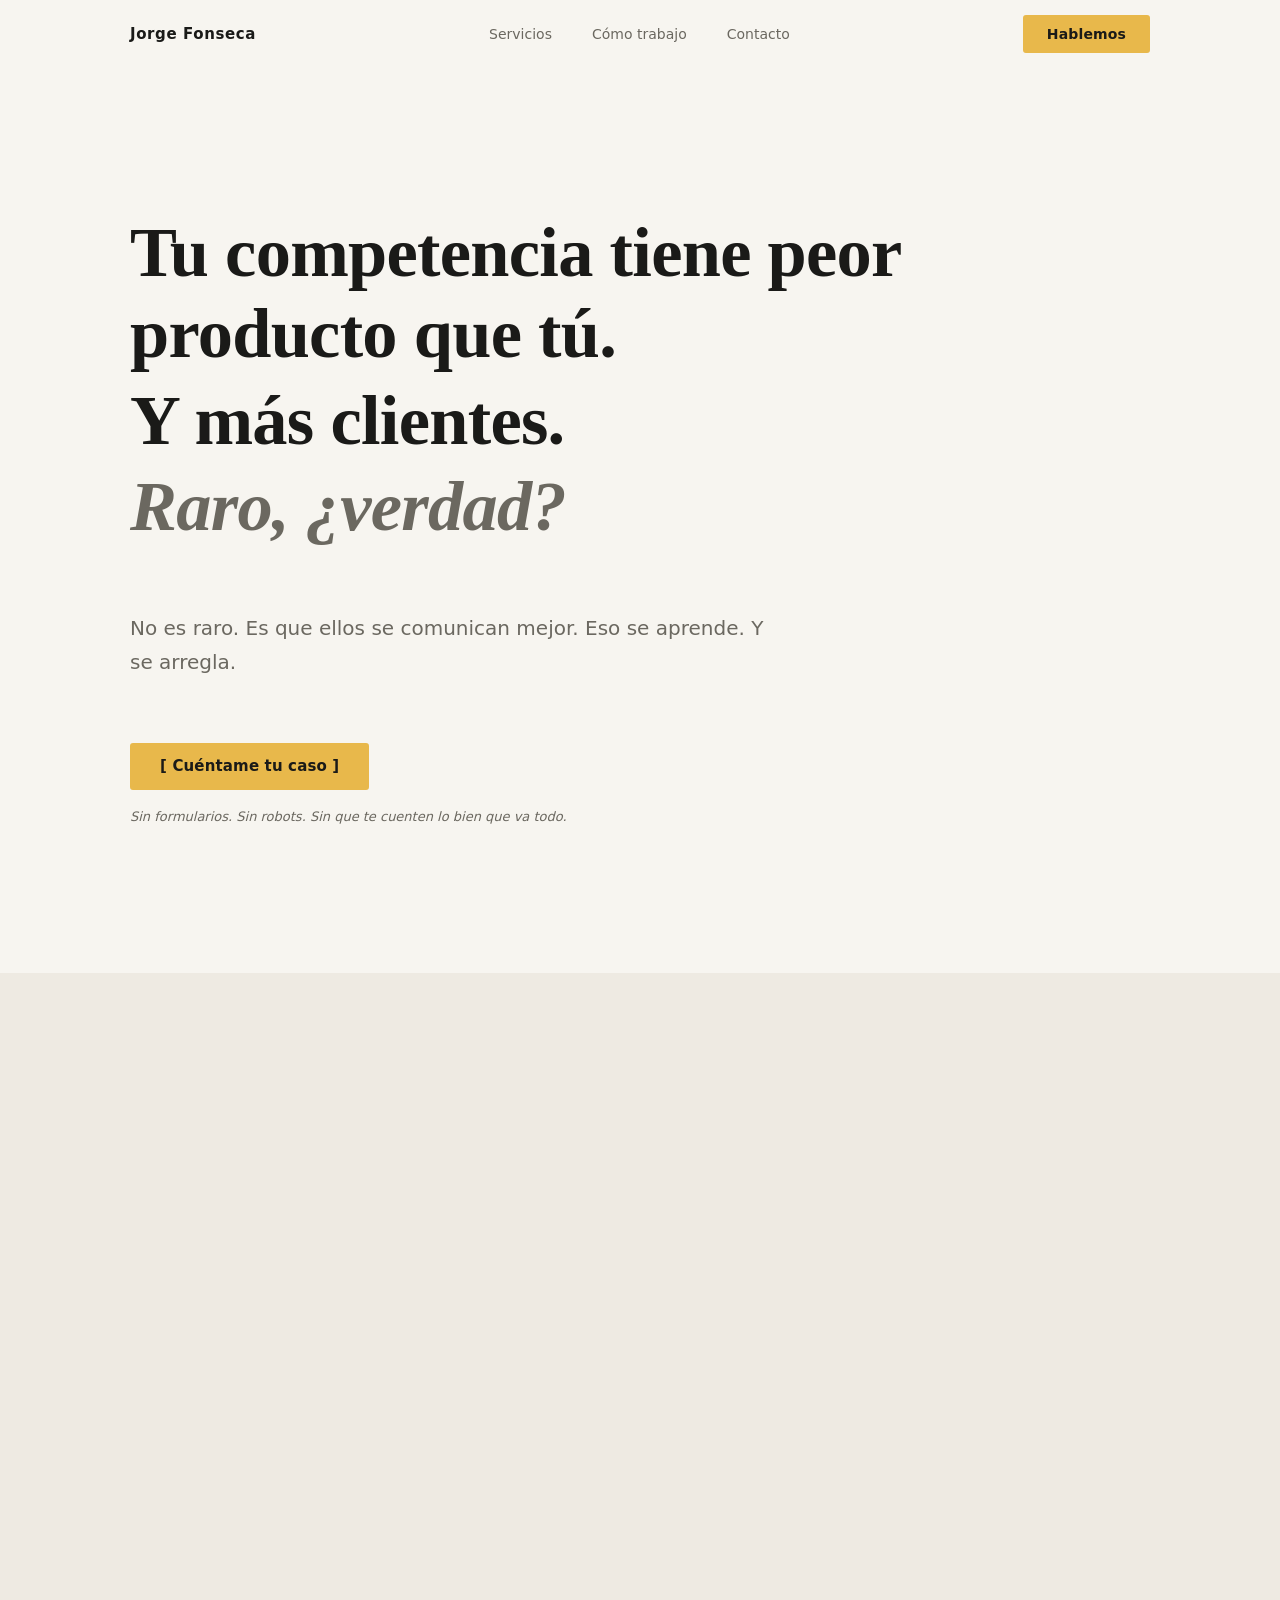
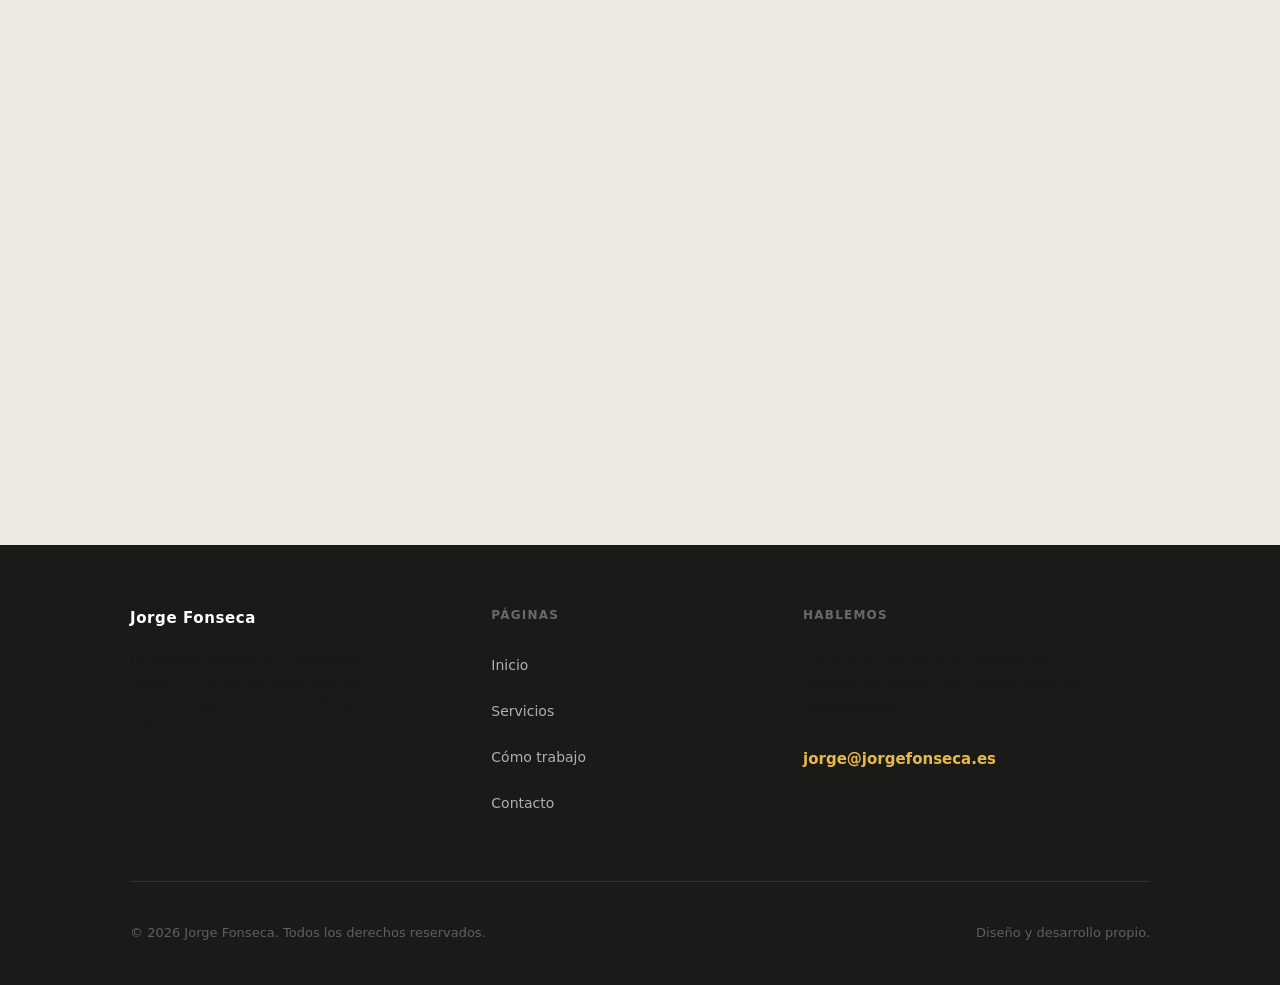
<file: index.html>
<!DOCTYPE html>
<html lang="es">
<head>
  <meta charset="UTF-8">
  <meta name="viewport" content="width=device-width, initial-scale=1.0">

  <!-- Seguridad -->
  <meta http-equiv="X-Content-Type-Options" content="nosniff">
  <meta http-equiv="Referrer-Policy" content="strict-origin-when-cross-origin">
  <meta http-equiv="Permissions-Policy" content="camera=(), microphone=(), geolocation=()">
  <!-- CSP: configura también a nivel de servidor (cabecera HTTP) para máxima protección -->
  <meta http-equiv="Content-Security-Policy"
        content="default-src 'self'; style-src 'self' https://fonts.googleapis.com; font-src https://fonts.gstatic.com; script-src 'self'; img-src 'self' data: https:; form-action 'self' https://formspree.io;">

  <!-- SEO -->
  <title>Jorge Fonseca — Diseñador web, branding y estrategia digital</title>
  <meta name="description" content="Diseño web que convierte, identidad de marca y marketing digital. 25 años haciendo que los buenos negocios parezcan lo que son.">
  <meta name="robots" content="index, follow">

  <!-- Open Graph -->
  <meta property="og:title" content="Jorge Fonseca — Diseñador web, branding y estrategia digital">
  <meta property="og:description" content="Tu competencia tiene peor producto que tú. Y más clientes. Eso tiene solución.">
  <meta property="og:type" content="website">

  <!-- Google Fonts -->
  <link rel="preconnect" href="https://fonts.googleapis.com">
  <link rel="preconnect" href="https://fonts.gstatic.com" crossorigin>
  <link href="https://fonts.googleapis.com/css2?family=Inter:wght@400;500;600&family=Playfair+Display:ital,wght@0,400;0,700;1,400;1,700&display=swap" rel="stylesheet">

  <link rel="stylesheet" href="css/styles.css">
</head>
<body>

  <!-- Saltar al contenido (accesibilidad) -->
  <a href="#main-content" class="skip-link">Saltar al contenido</a>

  <!-- ============ NAVEGACIÓN ============ -->
  <header class="nav-header" id="site-header" role="banner">
    <nav class="container nav-inner" role="navigation" aria-label="Navegación principal">
      <a href="index.html" class="nav-logo" aria-label="Jorge Fonseca — Inicio">Jorge Fonseca</a>

      <ul class="nav-links" role="list">
        <li><a href="servicios.html">Servicios</a></li>
        <li><a href="como-trabajo.html">Cómo trabajo</a></li>
        <li><a href="contacto.html">Contacto</a></li>
      </ul>

      <a href="contacto.html" class="btn btn-primary nav-cta">Hablemos</a>

      <button class="nav-hamburger"
              id="nav-hamburger"
              aria-label="Abrir menú"
              aria-expanded="false"
              aria-controls="mobile-menu">
        <span></span>
        <span></span>
        <span></span>
      </button>
    </nav>

    <!-- Menú móvil -->
    <div class="mobile-menu" id="mobile-menu" aria-hidden="true" role="dialog" aria-label="Menú de navegación">
      <ul role="list">
        <li><a href="index.html">Inicio</a></li>
        <li><a href="servicios.html">Servicios</a></li>
        <li><a href="como-trabajo.html">Cómo trabajo</a></li>
        <li><a href="contacto.html">Contacto</a></li>
        <li><a href="contacto.html" class="btn btn-primary" style="margin-top:8px">Hablemos</a></li>
      </ul>
    </div>
  </header>

  <!-- ============ CONTENIDO PRINCIPAL ============ -->
  <main id="main-content">

    <!-- HERO -->
    <section class="hero" aria-labelledby="hero-heading">
      <div class="container hero-content">
        <h1 id="hero-heading">
          <span class="hero-line">Tu competencia tiene peor producto que tú.</span>
          <span class="hero-line">Y más clientes.</span>
          <span class="hero-line">Raro, ¿verdad?</span>
        </h1>
        <p class="hero-subtext">
          No es raro. Es que ellos se comunican mejor. Eso se aprende. Y se arregla.
        </p>
        <div class="hero-cta">
          <a href="contacto.html" class="btn btn-primary">[ Cuéntame tu caso ]</a>
          <p class="cta-note">Sin formularios. Sin robots. Sin que te cuenten lo bien que va todo.</p>
        </div>
      </div>
    </section>

    <!-- SECCIÓN DIAGNÓSTICO -->
    <section class="section section-alt" aria-labelledby="diag-heading">
      <div class="container">
        <span class="section-label reveal">Diagnóstico</span>
        <h2 id="diag-heading" class="reveal">A ver si alguno de estos te suena</h2>
        <p class="diagnosis-intro reveal">
          No te voy a mostrar estadísticas de fracaso empresarial. Eso lo hace todo el mundo.
          Prefiero preguntarte cosas más concretas.
        </p>

        <ul class="diagnosis-list stagger-list" role="list">
          <li>Tienes web —o estás a punto de tenerla— pero no tienes muy claro si algún cliente va a llegar por ella. En el fondo, sospechas que no.</li>
          <li>Has gastado en anuncios, en redes, en alguien que "llevaba el SEO". Gastado, sí. Ganado más, no tanto.</li>
          <li>Tu negocio es mejor de lo que parece online. El problema es que nadie se ha molestado en contarlo bien.</li>
          <li>Cuando alguien te pregunta el precio, la conversación se enfría. No es que seas caro: es que nadie ha explicado todavía por qué vales lo que vales.</li>
          <li>Has contratado a alguien para resolver esto. Desapareció, entregó algo que no esperabas, o simplemente no entendió de qué iba tu negocio.</li>
          <li>Sabes que tienes algo bueno entre manos. El problema es que el mundo no lo sabe. Y con el tiempo, eso duele.</li>
        </ul>

        <p class="diagnosis-conclusion reveal">
          Si has asentido en dos o más, no es mala suerte ni mala época. Es un problema de comunicación. Y tiene solución.
        </p>

        <a href="servicios.html" class="btn btn-outline reveal">[ Ver cómo lo resuelvo → ]</a>
      </div>
    </section>

    <!-- SECCIÓN DIFERENCIACIÓN -->
    <section class="section section-diff" aria-labelledby="diff-heading">
      <div class="container-narrow">
        <span class="section-label reveal">Por qué</span>
        <div class="diff-headings">
          <h2 id="diff-heading" class="reveal">Más tráfico no es la respuesta.</h2>
          <h2 class="muted reveal">Ni una web más bonita tampoco.</h2>
        </div>
        <div class="text-body reveal">
          <p>La primera solución que te van a vender siempre es la misma: más anuncios, más contenido, más visitas. El problema es que llevar más gente a un sitio que no convence solo multiplica el problema.</p>
          <p>Antes de pensar en atraer visitas, hay que asegurarse de que cuando alguien llegue entienda en diez segundos qué haces, para quién lo haces y por qué contactarte a ti en lugar de a tu competencia. Si eso no está claro, todo lo demás es tirar dinero.</p>
          <p>Por eso empiezo siempre por la estrategia y el mensaje. El diseño viene después. Y es mejor cuando tiene esa base.</p>
        </div>
      </div>
    </section>

    <!-- CIERRE — CTA -->
    <section class="section section-cta" aria-labelledby="cta-heading">
      <div class="container-narrow text-center">
        <h2 id="cta-heading" class="reveal">Si algo de lo que has leído te ha resonado, tiene sentido que hablemos.</h2>
        <p class="reveal">No hace falta que tengas todo claro. Cuéntame dónde estás y qué quieres conseguir. Lo demás lo vemos juntos.</p>
        <a href="contacto.html" class="btn btn-primary reveal">[ Hablamos ]</a>
        <span class="cta-note reveal">Respondo en menos de 24 horas. Sin formularios de 12 campos. Sin robots.</span>
      </div>
    </section>

  </main>

  <!-- ============ PIE DE PÁGINA ============ -->
  <footer class="site-footer" role="contentinfo">
    <div class="container">
      <div class="footer-inner">

        <div class="footer-brand">
          <a href="index.html" class="footer-logo">Jorge Fonseca</a>
          <p class="footer-tagline">Diseñador, publicista y estratega digital. 25 años haciendo que los buenos negocios parezcan lo que son.</p>
        </div>

        <nav class="footer-nav" aria-label="Navegación en el pie">
          <p class="footer-nav-title">Páginas</p>
          <ul role="list">
            <li><a href="index.html">Inicio</a></li>
            <li><a href="servicios.html">Servicios</a></li>
            <li><a href="como-trabajo.html">Cómo trabajo</a></li>
            <li><a href="contacto.html">Contacto</a></li>
          </ul>
        </nav>

        <div class="footer-contact-col">
          <p class="footer-nav-title">Hablemos</p>
          <p class="footer-contact-text">¿Tienes un proyecto en mente? Sin formularios largos. Sin presión. Solo una conversación.</p>
          <a href="mailto:jorge@jorgefonseca.es" class="footer-cta-link">jorge@jorgefonseca.es</a>
        </div>

      </div>

      <div class="footer-bottom">
        <span>&copy; <span id="footer-year">2026</span> Jorge Fonseca. Todos los derechos reservados.</span>
        <span>Diseño y desarrollo propio.</span>
      </div>
    </div>
  </footer>

  <script src="js/main.js"></script>
  <script>
    // Año dinámico en el footer
    var yearEl = document.getElementById('footer-year');
    if (yearEl) yearEl.textContent = new Date().getFullYear();
  </script>

</body>
</html>
</file>
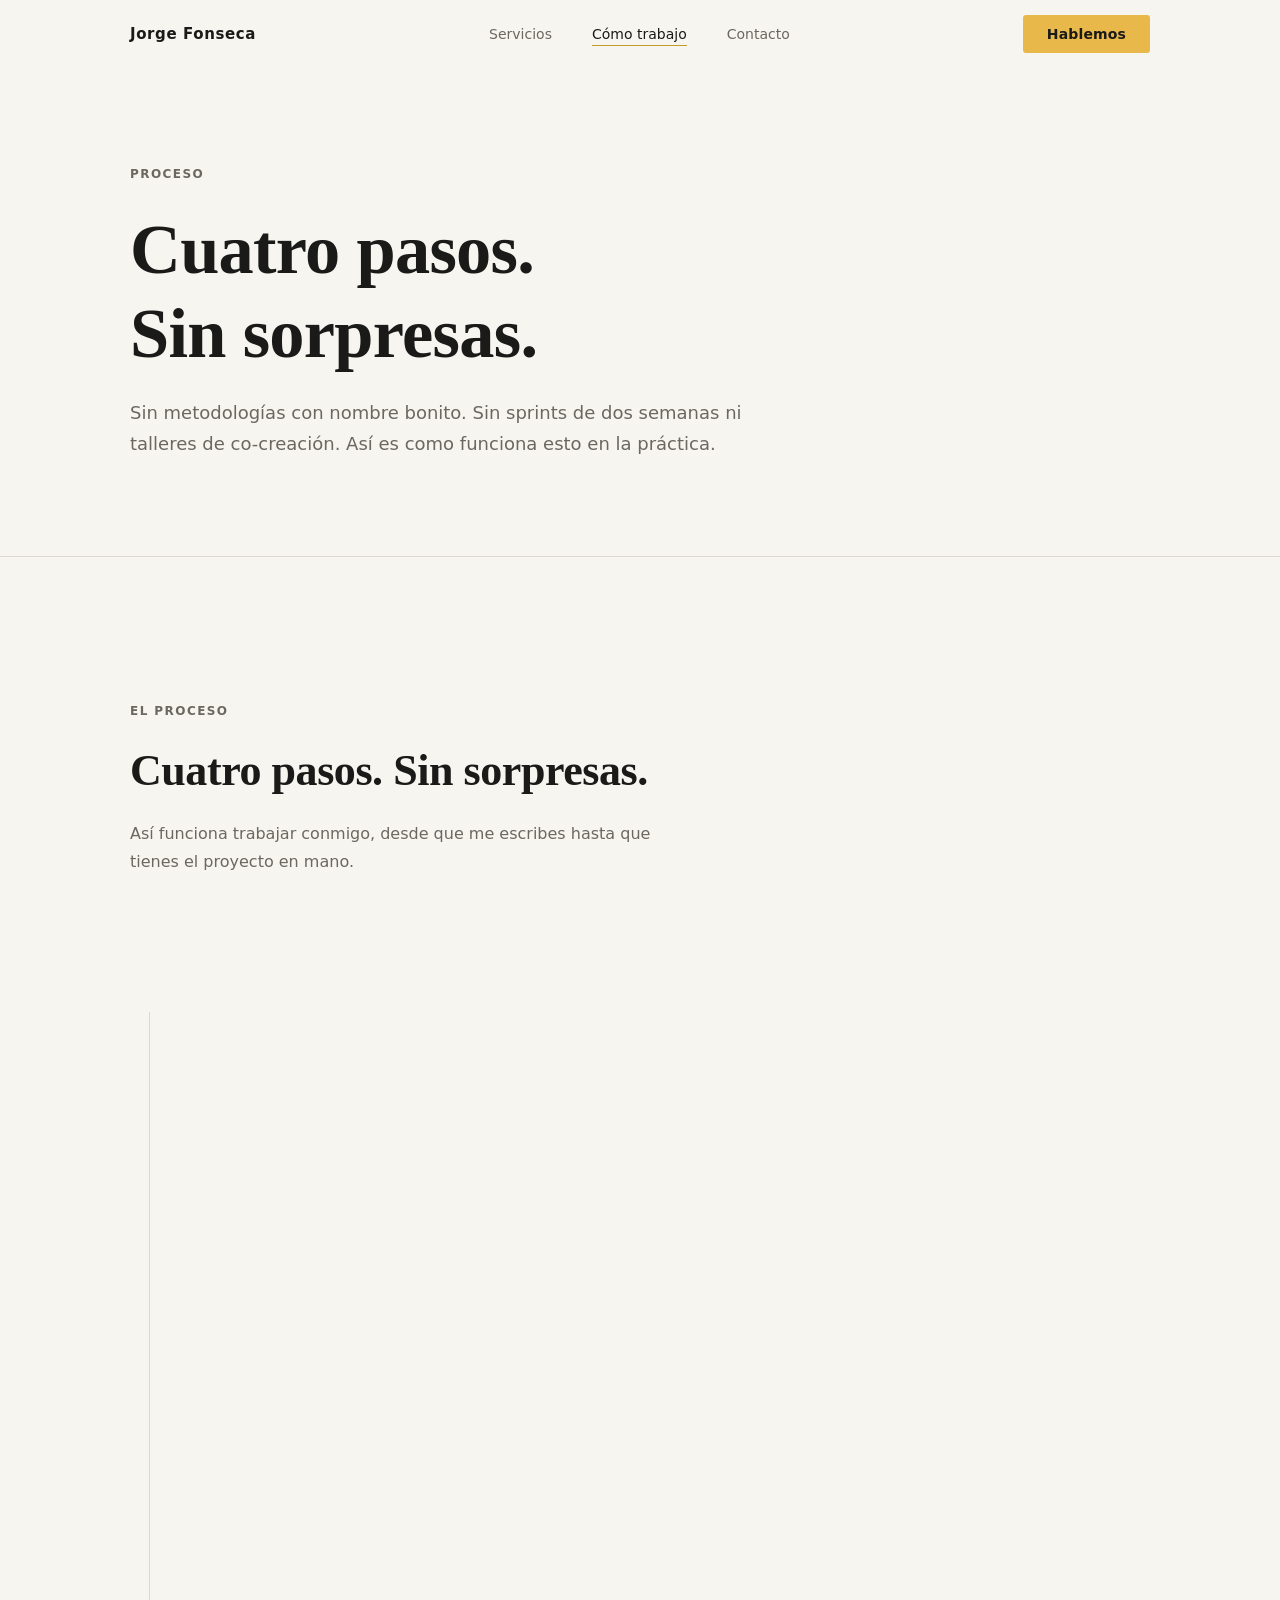
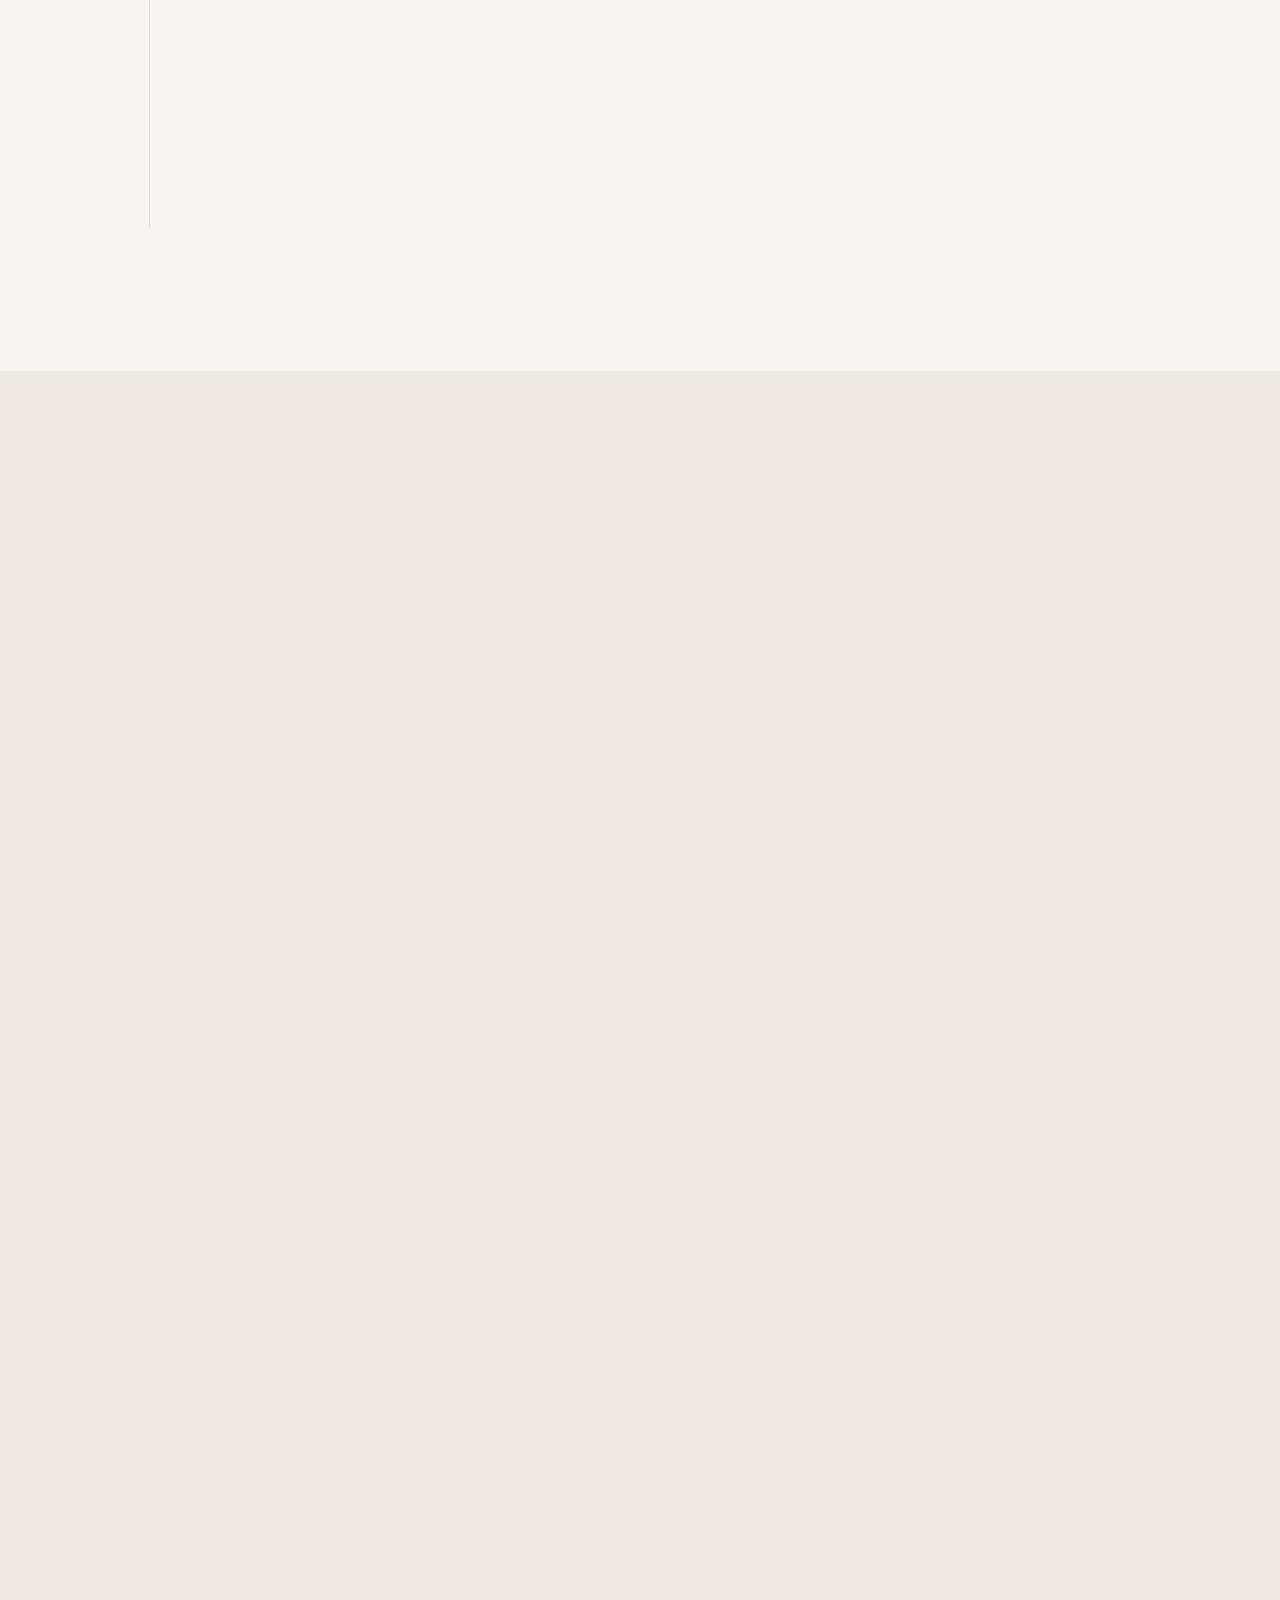
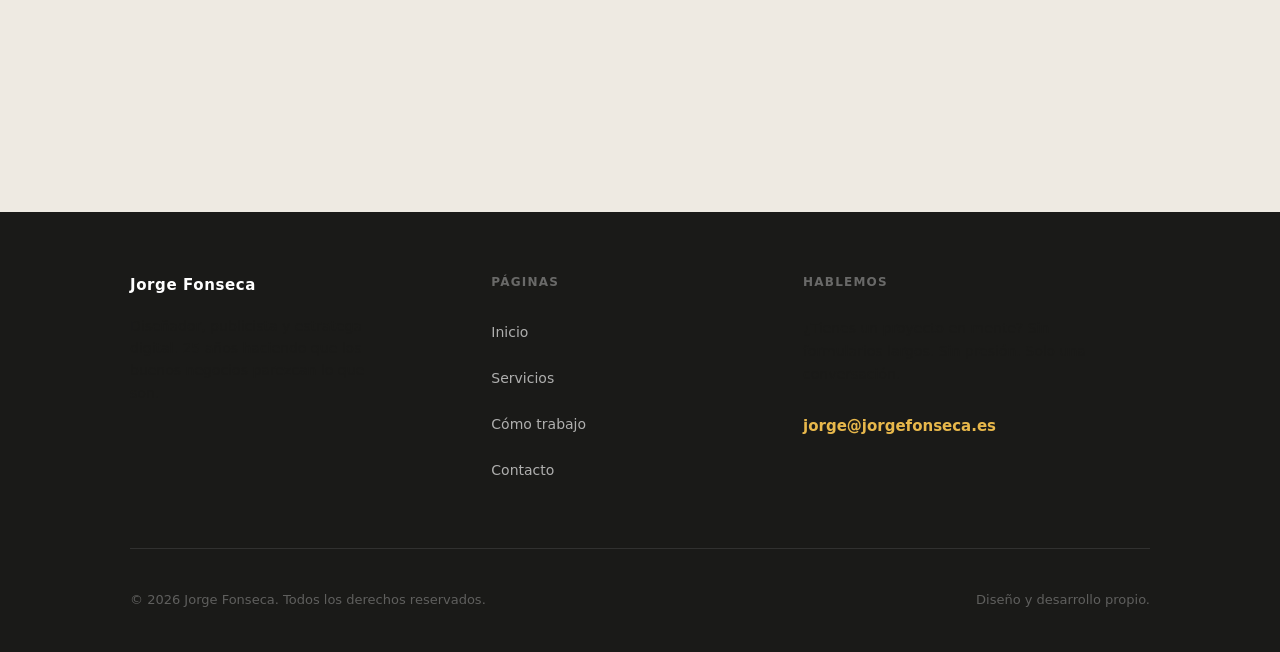
<file: como-trabajo.html>
<!DOCTYPE html>
<html lang="es">
<head>
  <meta charset="UTF-8">
  <meta name="viewport" content="width=device-width, initial-scale=1.0">

  <!-- Seguridad -->
  <meta http-equiv="X-Content-Type-Options" content="nosniff">
  <meta http-equiv="Referrer-Policy" content="strict-origin-when-cross-origin">
  <meta http-equiv="Permissions-Policy" content="camera=(), microphone=(), geolocation=()">
  <meta http-equiv="Content-Security-Policy"
        content="default-src 'self'; style-src 'self' https://fonts.googleapis.com; font-src https://fonts.gstatic.com; script-src 'self'; img-src 'self' data: https:; form-action 'self' https://formspree.io;">

  <!-- SEO -->
  <title>Cómo trabajo — Jorge Fonseca</title>
  <meta name="description" content="Cuatro pasos, sin sorpresas. Así funciona trabajar conmigo. Y quién soy: Jorge Fonseca, diseñador, publicista y estratega digital con 25 años de experiencia.">
  <meta name="robots" content="index, follow">

  <!-- Open Graph -->
  <meta property="og:title" content="Cómo trabajo — Jorge Fonseca">
  <meta property="og:description" content="Cuatro pasos. Sin sorpresas. Sin metodologías con nombre bonito.">
  <meta property="og:type" content="website">

  <!-- Google Fonts -->
  <link rel="preconnect" href="https://fonts.googleapis.com">
  <link rel="preconnect" href="https://fonts.gstatic.com" crossorigin>
  <link href="https://fonts.googleapis.com/css2?family=Inter:wght@400;500;600&family=Playfair+Display:ital,wght@0,400;0,700;1,400;1,700&display=swap" rel="stylesheet">

  <link rel="stylesheet" href="css/styles.css">
</head>
<body>

  <a href="#main-content" class="skip-link">Saltar al contenido</a>

  <!-- ============ NAVEGACIÓN ============ -->
  <header class="nav-header" id="site-header" role="banner">
    <nav class="container nav-inner" role="navigation" aria-label="Navegación principal">
      <a href="index.html" class="nav-logo" aria-label="Jorge Fonseca — Inicio">Jorge Fonseca</a>

      <ul class="nav-links" role="list">
        <li><a href="servicios.html">Servicios</a></li>
        <li><a href="como-trabajo.html">Cómo trabajo</a></li>
        <li><a href="contacto.html">Contacto</a></li>
      </ul>

      <a href="contacto.html" class="btn btn-primary nav-cta">Hablemos</a>

      <button class="nav-hamburger"
              id="nav-hamburger"
              aria-label="Abrir menú"
              aria-expanded="false"
              aria-controls="mobile-menu">
        <span></span>
        <span></span>
        <span></span>
      </button>
    </nav>

    <div class="mobile-menu" id="mobile-menu" aria-hidden="true" role="dialog" aria-label="Menú de navegación">
      <ul role="list">
        <li><a href="index.html">Inicio</a></li>
        <li><a href="servicios.html">Servicios</a></li>
        <li><a href="como-trabajo.html">Cómo trabajo</a></li>
        <li><a href="contacto.html">Contacto</a></li>
        <li><a href="contacto.html" class="btn btn-primary" style="margin-top:8px">Hablemos</a></li>
      </ul>
    </div>
  </header>

  <!-- ============ CONTENIDO PRINCIPAL ============ -->
  <main id="main-content">

    <!-- HERO DE PÁGINA -->
    <section class="page-hero" aria-labelledby="page-heading">
      <div class="container">
        <span class="section-label">Proceso</span>
        <h1 id="page-heading">
          <span class="line">Cuatro pasos.</span>
          <span class="line">Sin sorpresas.</span>
        </h1>
        <p class="page-hero-sub">
          Sin metodologías con nombre bonito. Sin sprints de dos semanas ni talleres de co-creación.
          Así es como funciona esto en la práctica.
        </p>
      </div>
    </section>

    <!-- CÓMO TRABAJO -->
    <section class="process-section" aria-labelledby="process-heading">
      <div class="container">
        <span class="section-label reveal">El proceso</span>
        <h2 id="process-heading" class="reveal">Cuatro pasos. Sin sorpresas.</h2>
        <p class="process-intro reveal">
          Así funciona trabajar conmigo, desde que me escribes hasta que tienes el proyecto en mano.
        </p>

        <ol class="process-steps stagger-list" role="list">

          <li class="process-step">
            <div class="step-number" aria-label="Paso uno">01</div>
            <div class="step-content">
              <h3>Primero hablamos</h3>
              <p>Me cuentas dónde estás, qué quieres conseguir y qué no ha funcionado hasta ahora. Yo te digo con honestidad si puedo ayudarte. Sin venta. Sin presión. Si no encajamos, también te lo digo.</p>
            </div>
          </li>

          <li class="process-step">
            <div class="step-number" aria-label="Paso dos">02</div>
            <div class="step-content">
              <h3>Analizo antes de proponer nada</h3>
              <p>Miro tu situación real: web, marca, competencia, mercado. La propuesta que recibes tiene contexto y tiene sentido para tu caso. No es el mismo documento que le mando a todo el mundo con tu nombre cambiado en el encabezado.</p>
            </div>
          </li>

          <li class="process-step">
            <div class="step-number" aria-label="Paso tres">03</div>
            <div class="step-content">
              <h3>Producción con feedback en cada fase</h3>
              <p>No desaparezco un mes y entrego algo que no esperabas. Hay revisiones, hay comunicación, y si algo no va bien, lo digo antes de que lo veas tú.</p>
            </div>
          </li>

          <li class="process-step">
            <div class="step-number" aria-label="Paso cuatro">04</div>
            <div class="step-content">
              <h3>Entrega y autonomía</h3>
              <p>Lanzamos cuando está listo de verdad, no cuando toca cerrar el mes. Te formo para que puedas gestionar lo que es tuyo. Y si me necesitas después, sigo siendo la misma persona que empezó contigo, no un número de ticket.</p>
            </div>
          </li>

        </ol>
      </div>
    </section>

    <!-- SOBRE MÍ -->
    <section class="about-section" aria-labelledby="about-heading">
      <div class="container">
        <div class="about-inner">

          <div class="about-text">
            <span class="section-label reveal">Sobre mí</span>
            <h2 id="about-heading" class="reveal">Jorge Fonseca</h2>
            <p class="about-tagline reveal">Diseñador, publicista y estratega digital. 25 años haciendo que los buenos negocios parezcan lo que son.</p>

            <div class="about-body reveal">
              <p>Esta sección podría ser una lista de clientes y proyectos. Pero hay algo más útil que contarte.</p>
              <p>Llevo desde el año 2000 trabajando en publicidad, diseño y marketing. He pasado por agencias, por etapas como freelance y por proyectos propios. He trabajado con <strong>clínicas, inmobiliarias, instituciones, marcas de moda, gabinetes de arquitectos</strong>. Sectores distintos, problema de fondo siempre parecido: buenos negocios que no conseguían comunicar bien lo que hacían.</p>
              <p>Durante años también viví desde dentro lo que es ver cómo proyectos con potencial real se ahogaban por no saber contarse. Eso me ayudó a entender muy bien cómo se siente alguien que sabe que puede dar más, pero está atascado.</p>
              <p>Trabajo con <strong>pocos clientes a la vez, a propósito</strong>. Porque la única forma de implicarme de verdad en un proyecto es no repartirme entre veinte a la vez.</p>
              <p>Si buscas al más barato, no soy tu opción. Si buscas a alguien que se implique de verdad, que cuando dice que lo termina lo termina, y que no va a desaparecer en el momento menos oportuno, probablemente sí.</p>
            </div>

            <div class="about-cta reveal">
              <a href="contacto.html" class="btn btn-primary">[ Hablemos ]</a>
              <p class="cta-note">Una conversación, sin compromiso. Vemos si tiene sentido trabajar juntos.</p>
            </div>
          </div>

          <!-- Espacio para foto — sustituye el src cuando tengas la imagen -->
          <div class="about-visual reveal" aria-label="Foto de Jorge Fonseca">
            <svg class="photo-placeholder-icon" xmlns="http://www.w3.org/2000/svg" viewBox="0 0 24 24" fill="none" stroke="currentColor" stroke-width="1.5" aria-hidden="true">
              <circle cx="12" cy="8" r="4"/><path d="M4 20c0-4 3.6-7 8-7s8 3 8 7"/>
            </svg>
            <p>Tu foto aquí.<br>Añade el archivo de imagen y<br>reemplaza este bloque.</p>
          </div>

        </div>
      </div>
    </section>

  </main>

  <!-- ============ PIE DE PÁGINA ============ -->
  <footer class="site-footer" role="contentinfo">
    <div class="container">
      <div class="footer-inner">

        <div class="footer-brand">
          <a href="index.html" class="footer-logo">Jorge Fonseca</a>
          <p class="footer-tagline">Diseñador, publicista y estratega digital. 25 años haciendo que los buenos negocios parezcan lo que son.</p>
        </div>

        <nav class="footer-nav" aria-label="Navegación en el pie">
          <p class="footer-nav-title">Páginas</p>
          <ul role="list">
            <li><a href="index.html">Inicio</a></li>
            <li><a href="servicios.html">Servicios</a></li>
            <li><a href="como-trabajo.html">Cómo trabajo</a></li>
            <li><a href="contacto.html">Contacto</a></li>
          </ul>
        </nav>

        <div class="footer-contact-col">
          <p class="footer-nav-title">Hablemos</p>
          <p class="footer-contact-text">¿Tienes un proyecto en mente? Sin formularios largos. Sin presión. Solo una conversación.</p>
          <a href="mailto:jorge@jorgefonseca.es" class="footer-cta-link">jorge@jorgefonseca.es</a>
        </div>

      </div>

      <div class="footer-bottom">
        <span>&copy; <span id="footer-year">2026</span> Jorge Fonseca. Todos los derechos reservados.</span>
        <span>Diseño y desarrollo propio.</span>
      </div>
    </div>
  </footer>

  <script src="js/main.js"></script>
  <script>
    var yearEl = document.getElementById('footer-year');
    if (yearEl) yearEl.textContent = new Date().getFullYear();
  </script>

</body>
</html>
</file>
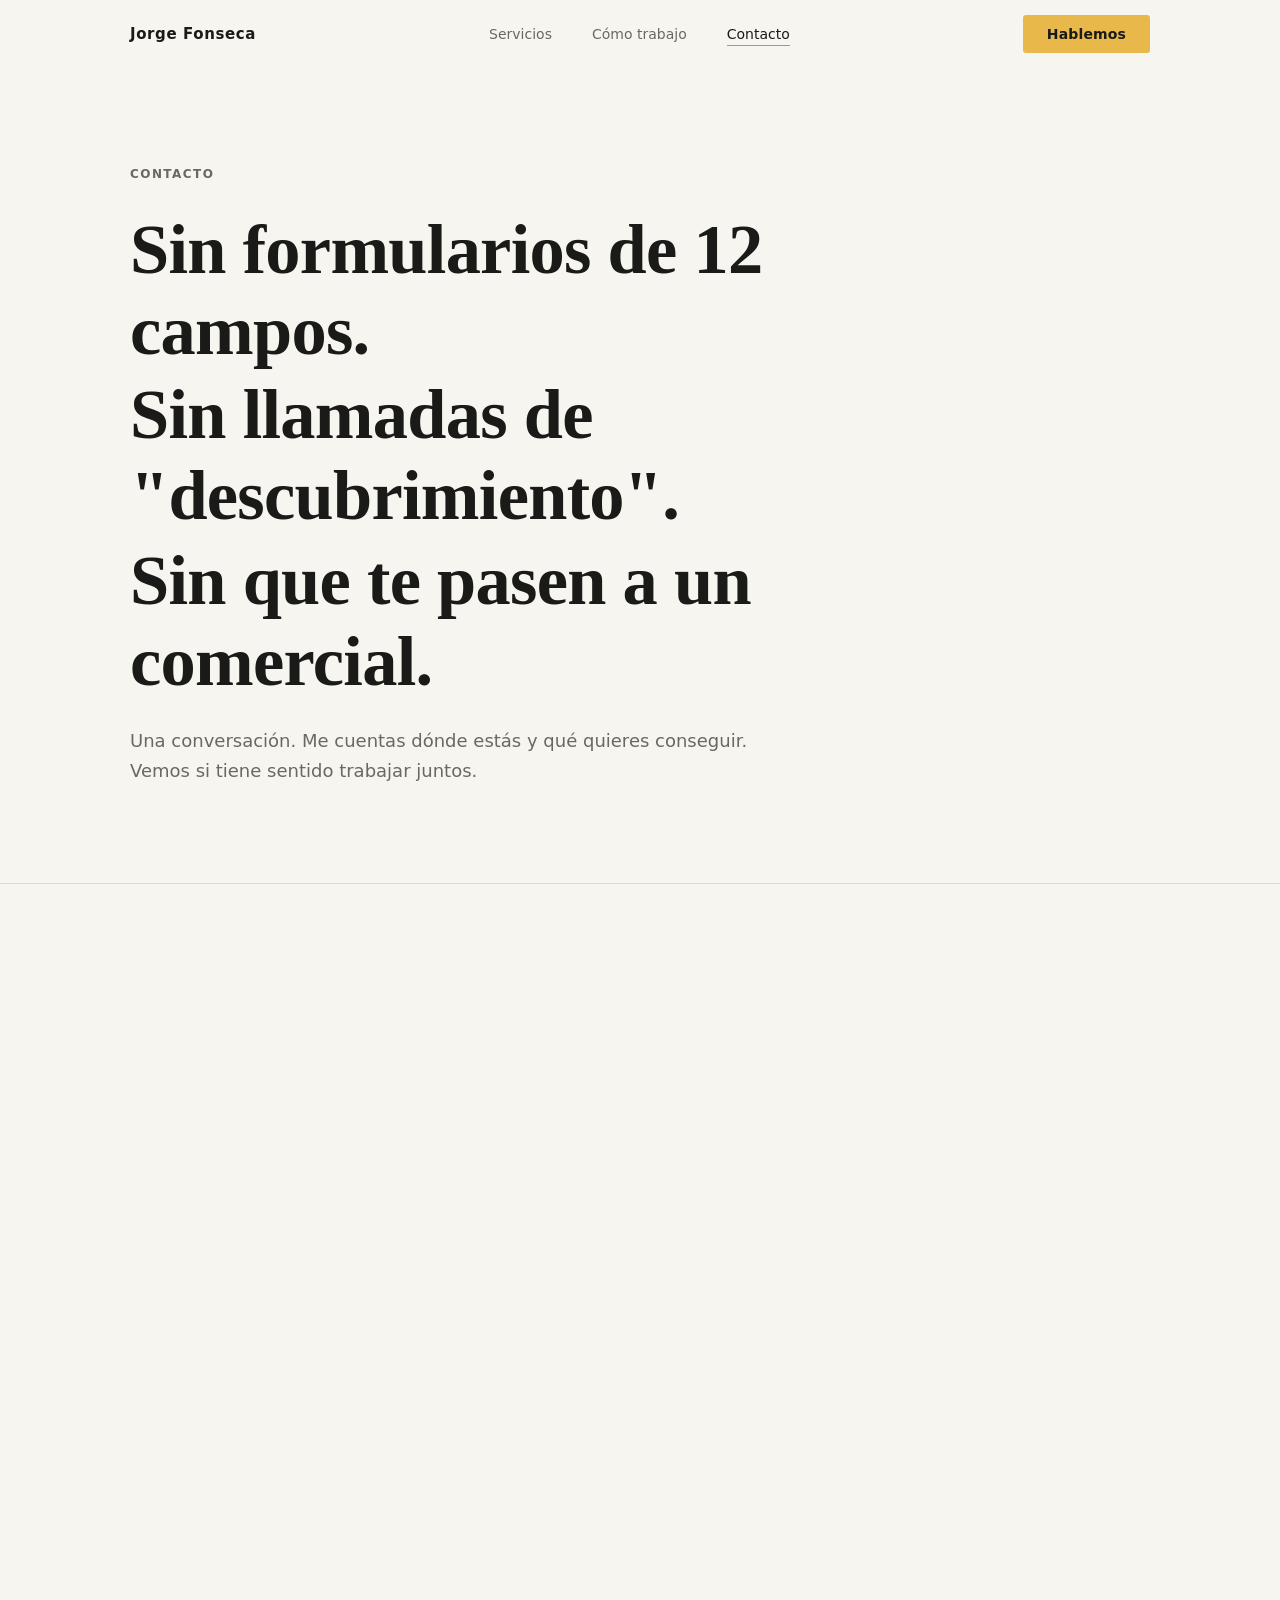
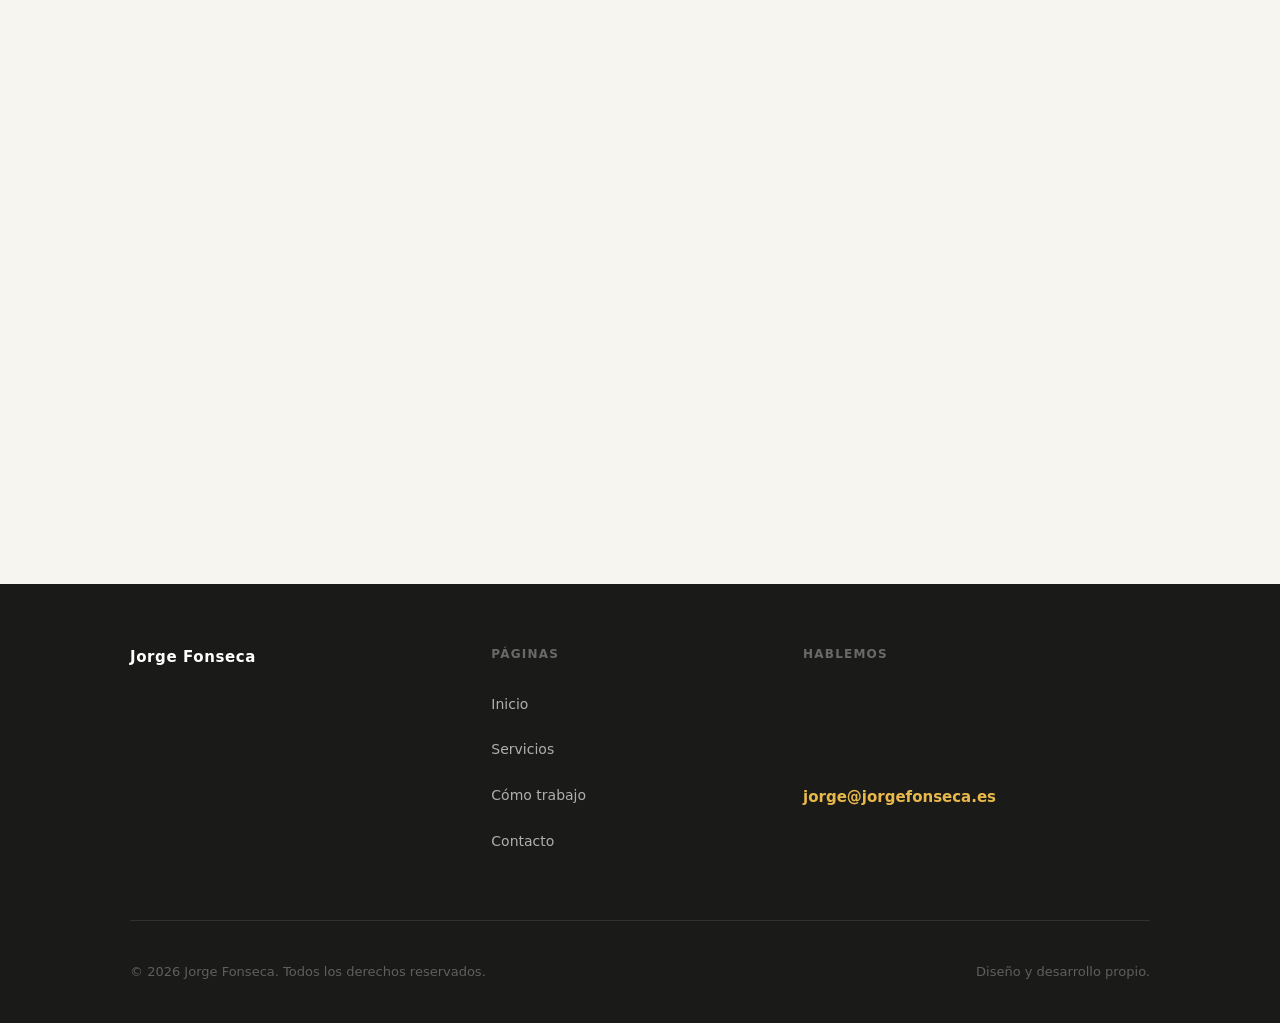
<file: contacto.html>
<!DOCTYPE html>
<html lang="es">
<head>
  <meta charset="UTF-8">
  <meta name="viewport" content="width=device-width, initial-scale=1.0">

  <!-- Seguridad -->
  <meta http-equiv="X-Content-Type-Options" content="nosniff">
  <meta http-equiv="Referrer-Policy" content="strict-origin-when-cross-origin">
  <meta http-equiv="Permissions-Policy" content="camera=(), microphone=(), geolocation=()">
  <meta http-equiv="Content-Security-Policy"
        content="default-src 'self'; style-src 'self' https://fonts.googleapis.com; font-src https://fonts.gstatic.com; script-src 'self'; img-src 'self' data: https:; form-action 'self' https://formspree.io;">

  <!-- SEO -->
  <title>Contacto — Jorge Fonseca</title>
  <meta name="description" content="Sin formularios de 12 campos. Sin robots. Solo una conversación directa. Cuéntame tu situación.">
  <meta name="robots" content="index, follow">

  <!-- Open Graph -->
  <meta property="og:title" content="Contacto — Jorge Fonseca">
  <meta property="og:description" content="Sin formularios de 12 campos. Sin llamadas de descubrimiento de 45 minutos. Una conversación.">
  <meta property="og:type" content="website">

  <!-- Google Fonts -->
  <link rel="preconnect" href="https://fonts.googleapis.com">
  <link rel="preconnect" href="https://fonts.gstatic.com" crossorigin>
  <link href="https://fonts.googleapis.com/css2?family=Inter:wght@400;500;600&family=Playfair+Display:ital,wght@0,400;0,700;1,400;1,700&display=swap" rel="stylesheet">

  <link rel="stylesheet" href="css/styles.css">
</head>
<body>

  <a href="#main-content" class="skip-link">Saltar al contenido</a>

  <!-- ============ NAVEGACIÓN ============ -->
  <header class="nav-header" id="site-header" role="banner">
    <nav class="container nav-inner" role="navigation" aria-label="Navegación principal">
      <a href="index.html" class="nav-logo" aria-label="Jorge Fonseca — Inicio">Jorge Fonseca</a>

      <ul class="nav-links" role="list">
        <li><a href="servicios.html">Servicios</a></li>
        <li><a href="como-trabajo.html">Cómo trabajo</a></li>
        <li><a href="contacto.html">Contacto</a></li>
      </ul>

      <a href="contacto.html" class="btn btn-primary nav-cta">Hablemos</a>

      <button class="nav-hamburger"
              id="nav-hamburger"
              aria-label="Abrir menú"
              aria-expanded="false"
              aria-controls="mobile-menu">
        <span></span>
        <span></span>
        <span></span>
      </button>
    </nav>

    <div class="mobile-menu" id="mobile-menu" aria-hidden="true" role="dialog" aria-label="Menú de navegación">
      <ul role="list">
        <li><a href="index.html">Inicio</a></li>
        <li><a href="servicios.html">Servicios</a></li>
        <li><a href="como-trabajo.html">Cómo trabajo</a></li>
        <li><a href="contacto.html">Contacto</a></li>
        <li><a href="contacto.html" class="btn btn-primary" style="margin-top:8px">Hablemos</a></li>
      </ul>
    </div>
  </header>

  <!-- ============ CONTENIDO PRINCIPAL ============ -->
  <main id="main-content">

    <!-- HERO DE PÁGINA -->
    <section class="page-hero" aria-labelledby="page-heading">
      <div class="container">
        <span class="section-label">Contacto</span>
        <h1 id="page-heading">
          <span class="line">Sin formularios de 12 campos.</span>
          <span class="line">Sin llamadas de "descubrimiento".</span>
          <span class="line">Sin que te pasen a un comercial.</span>
        </h1>
        <p class="page-hero-sub">
          Una conversación. Me cuentas dónde estás y qué quieres conseguir.
          Vemos si tiene sentido trabajar juntos.
        </p>
      </div>
    </section>

    <!-- CONTACTO -->
    <section class="contact-layout" aria-labelledby="contact-heading">
      <div class="container">
        <div class="contact-grid">

          <!-- INFO -->
          <div class="contact-info">
            <h2 id="contact-heading" class="reveal">¿Qué pasa cuando escribes?</h2>
            <p class="reveal">
              Respondo en menos de 24 horas. Si veo que puedo ayudarte, te propongo una llamada
              corta para entender bien tu situación. Sin venta, sin presión.
            </p>
            <p class="reveal">
              Si no encajamos, te lo digo con la misma claridad con la que te lo diría si encajáramos.
            </p>

            <div class="contact-what reveal">
              <h3>Lo que no encontrarás aquí</h3>
              <ul class="diagnosis-list" role="list" style="margin-top: var(--space-m); margin-bottom: 0;">
                <li>Formularios de 12 campos que parecen un examen.</li>
                <li>Robots que te mandan respuestas automáticas de tres párrafos.</li>
                <li>Llamadas de "descubrimiento" de 45 minutos con alguien de ventas.</li>
                <li>Promesas de resultados garantizados sin saber nada de tu negocio.</li>
              </ul>
            </div>

            <div class="contact-note reveal">
              <p>Tus datos no van a ninguna lista de correo ni a ningún CRM de automatización. Solo a mí.</p>
            </div>
          </div>

          <!-- FORMULARIO -->
          <div class="contact-form-wrap">

            <!-- Mensaje de éxito -->
            <div class="form-success" id="form-success" role="alert" aria-live="polite">
              <h4>Mensaje recibido.</h4>
              <p>Gracias por escribir. Te respondo en menos de 24 horas.</p>
            </div>

            <!--
              FORMSPREE:
              1. Crea una cuenta gratuita en formspree.io
              2. Crea un nuevo formulario y copia tu endpoint
              3. Reemplaza el action de abajo: action="https://formspree.io/f/XXXXXXXX"
              4. En js/main.js, descomenta el bloque fetch() y elimina el setTimeout de simulación
            -->
            <form
              id="contact-form"
              class="contact-form reveal"
              method="POST"
              action="#"
              novalidate
              aria-label="Formulario de contacto"
            >
              <!-- Honeypot anti-spam (oculto para humanos, visible para bots) -->
              <div style="display:none" aria-hidden="true">
                <label for="_gotcha">No rellenar</label>
                <input type="text" id="_gotcha" name="_gotcha" tabindex="-1" autocomplete="off">
              </div>

              <div class="form-group">
                <label for="field-name">Nombre <span aria-hidden="true">*</span></label>
                <input
                  type="text"
                  id="field-name"
                  name="nombre"
                  autocomplete="given-name"
                  placeholder="¿Cómo te llamas?"
                  required
                  aria-required="true"
                  aria-describedby="error-name"
                  maxlength="100"
                >
                <span class="field-error-msg" id="error-name" role="alert"></span>
              </div>

              <div class="form-group">
                <label for="field-email">Email <span aria-hidden="true">*</span></label>
                <input
                  type="email"
                  id="field-email"
                  name="email"
                  autocomplete="email"
                  placeholder="Tu email de contacto"
                  required
                  aria-required="true"
                  aria-describedby="error-email"
                  maxlength="200"
                >
                <span class="field-error-msg" id="error-email" role="alert"></span>
              </div>

              <div class="form-group">
                <label for="field-message">Cuéntame tu situación <span aria-hidden="true">*</span></label>
                <textarea
                  id="field-message"
                  name="mensaje"
                  placeholder="¿Dónde estás ahora? ¿Qué quieres conseguir? ¿Qué no ha funcionado? Cuéntamelo con tus palabras."
                  required
                  aria-required="true"
                  aria-describedby="error-message"
                  maxlength="5000"
                ></textarea>
                <span class="field-error-msg" id="error-message" role="alert"></span>
              </div>

              <div class="form-submit">
                <button type="submit" class="btn btn-primary">[ Cuéntame tu caso ]</button>
              </div>

              <p class="form-privacy">
                Tus datos solo llegan a mí. Sin listas de correo. Sin automatizaciones.
              </p>

            </form>
          </div>

        </div>
      </div>
    </section>

  </main>

  <!-- ============ PIE DE PÁGINA ============ -->
  <footer class="site-footer" role="contentinfo">
    <div class="container">
      <div class="footer-inner">

        <div class="footer-brand">
          <a href="index.html" class="footer-logo">Jorge Fonseca</a>
          <p class="footer-tagline">Diseñador, publicista y estratega digital. 25 años haciendo que los buenos negocios parezcan lo que son.</p>
        </div>

        <nav class="footer-nav" aria-label="Navegación en el pie">
          <p class="footer-nav-title">Páginas</p>
          <ul role="list">
            <li><a href="index.html">Inicio</a></li>
            <li><a href="servicios.html">Servicios</a></li>
            <li><a href="como-trabajo.html">Cómo trabajo</a></li>
            <li><a href="contacto.html">Contacto</a></li>
          </ul>
        </nav>

        <div class="footer-contact-col">
          <p class="footer-nav-title">Hablemos</p>
          <p class="footer-contact-text">¿Tienes un proyecto en mente? Sin formularios largos. Sin presión. Solo una conversación.</p>
          <a href="mailto:jorge@jorgefonseca.es" class="footer-cta-link">jorge@jorgefonseca.es</a>
        </div>

      </div>

      <div class="footer-bottom">
        <span>&copy; <span id="footer-year">2026</span> Jorge Fonseca. Todos los derechos reservados.</span>
        <span>Diseño y desarrollo propio.</span>
      </div>
    </div>
  </footer>

  <script src="js/main.js"></script>
  <script>
    var yearEl = document.getElementById('footer-year');
    if (yearEl) yearEl.textContent = new Date().getFullYear();
  </script>

</body>
</html>
</file>
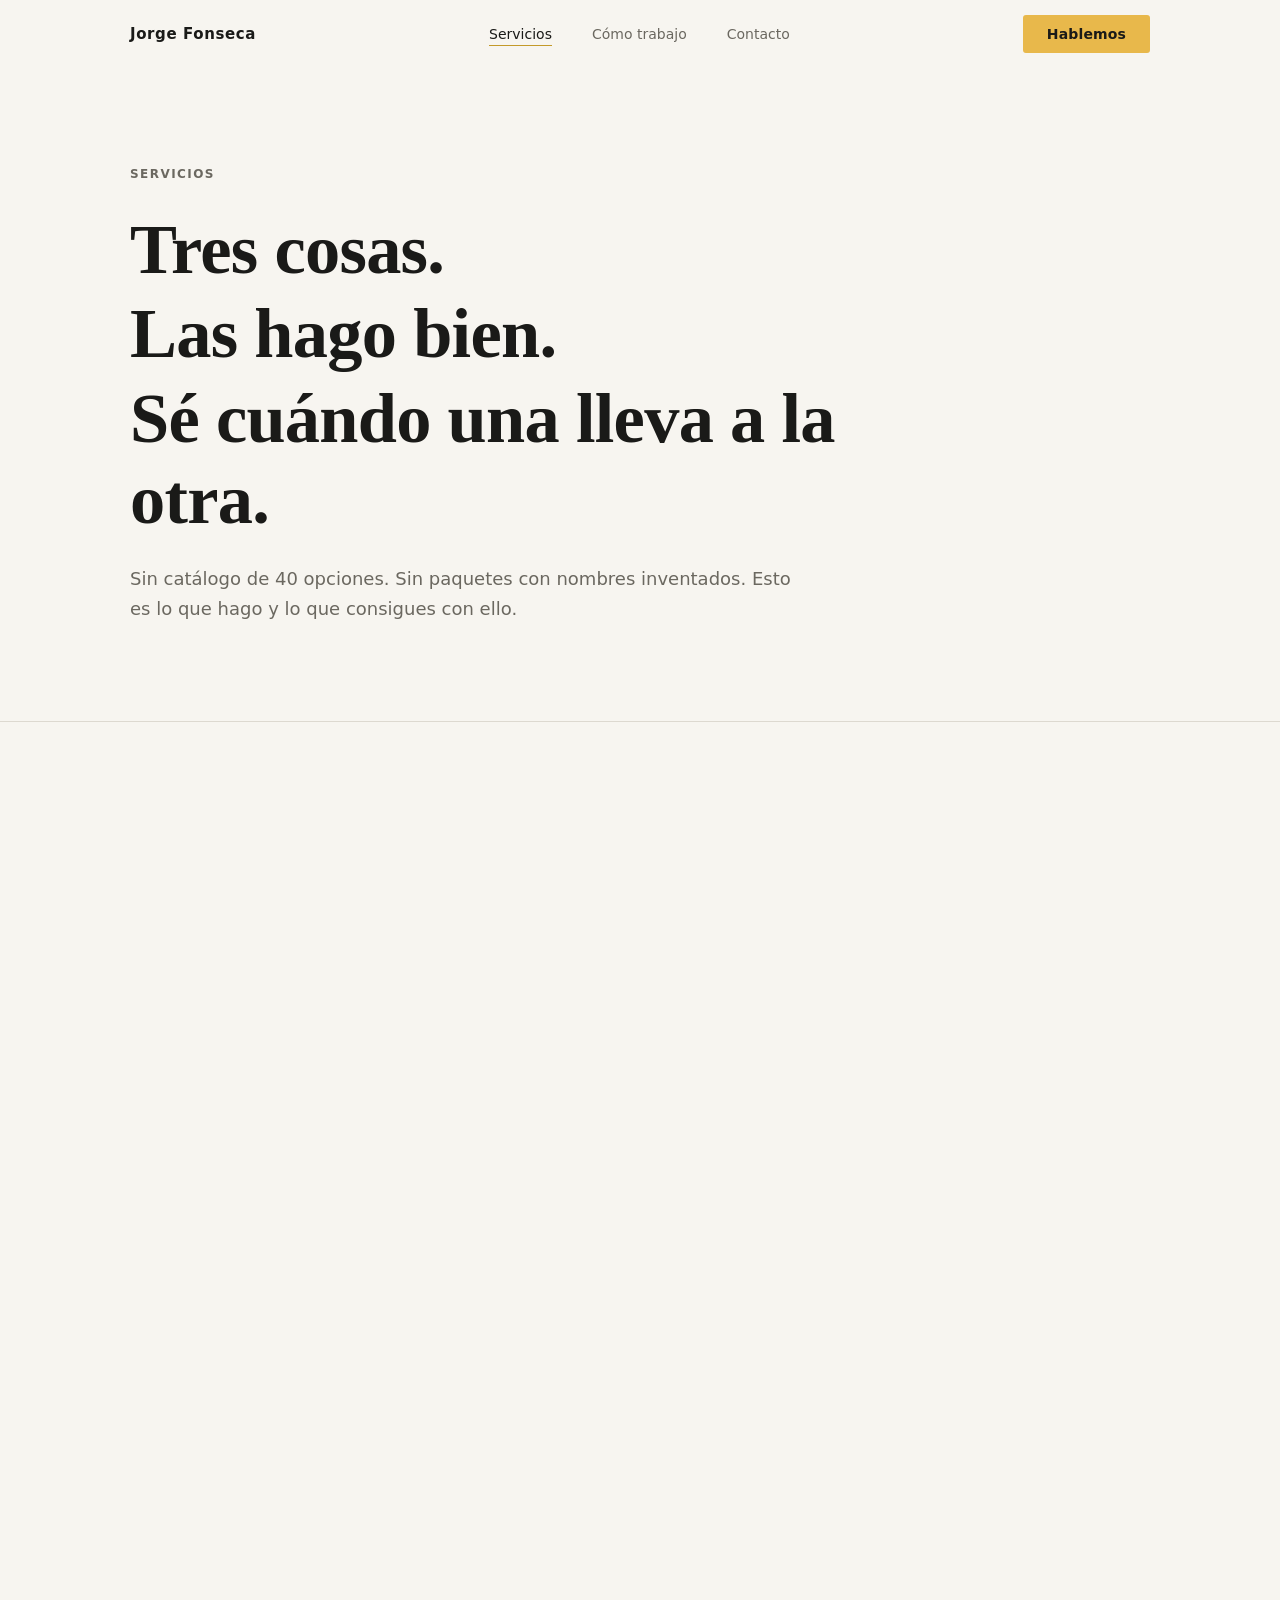
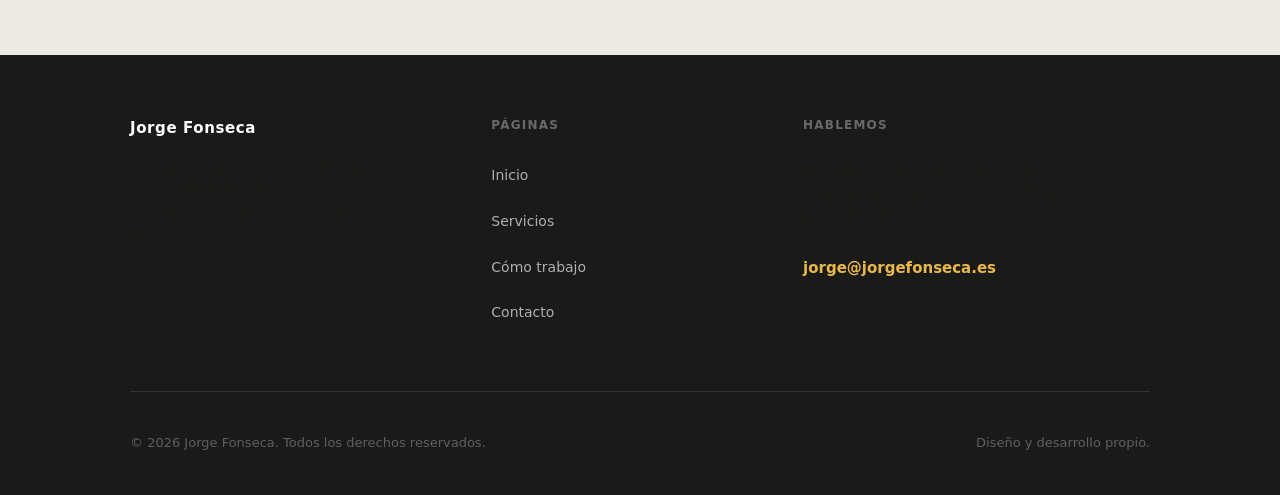
<file: servicios.html>
<!DOCTYPE html>
<html lang="es">
<head>
  <meta charset="UTF-8">
  <meta name="viewport" content="width=device-width, initial-scale=1.0">

  <!-- Seguridad -->
  <meta http-equiv="X-Content-Type-Options" content="nosniff">
  <meta http-equiv="Referrer-Policy" content="strict-origin-when-cross-origin">
  <meta http-equiv="Permissions-Policy" content="camera=(), microphone=(), geolocation=()">
  <meta http-equiv="Content-Security-Policy"
        content="default-src 'self'; style-src 'self' https://fonts.googleapis.com; font-src https://fonts.gstatic.com; script-src 'self'; img-src 'self' data: https:; form-action 'self' https://formspree.io;">

  <!-- SEO -->
  <title>Servicios — Jorge Fonseca</title>
  <meta name="description" content="Tres servicios: web que convierte, identidad de marca y marketing digital. Sin catálogo de 40 opciones.">
  <meta name="robots" content="index, follow">

  <!-- Open Graph -->
  <meta property="og:title" content="Servicios — Jorge Fonseca">
  <meta property="og:description" content="Tres cosas. Las hago bien. Sé cuándo una lleva a la otra.">
  <meta property="og:type" content="website">

  <!-- Google Fonts -->
  <link rel="preconnect" href="https://fonts.googleapis.com">
  <link rel="preconnect" href="https://fonts.gstatic.com" crossorigin>
  <link href="https://fonts.googleapis.com/css2?family=Inter:wght@400;500;600&family=Playfair+Display:ital,wght@0,400;0,700;1,400;1,700&display=swap" rel="stylesheet">

  <link rel="stylesheet" href="css/styles.css">
</head>
<body>

  <a href="#main-content" class="skip-link">Saltar al contenido</a>

  <!-- ============ NAVEGACIÓN ============ -->
  <header class="nav-header" id="site-header" role="banner">
    <nav class="container nav-inner" role="navigation" aria-label="Navegación principal">
      <a href="index.html" class="nav-logo" aria-label="Jorge Fonseca — Inicio">Jorge Fonseca</a>

      <ul class="nav-links" role="list">
        <li><a href="servicios.html">Servicios</a></li>
        <li><a href="como-trabajo.html">Cómo trabajo</a></li>
        <li><a href="contacto.html">Contacto</a></li>
      </ul>

      <a href="contacto.html" class="btn btn-primary nav-cta">Hablemos</a>

      <button class="nav-hamburger"
              id="nav-hamburger"
              aria-label="Abrir menú"
              aria-expanded="false"
              aria-controls="mobile-menu">
        <span></span>
        <span></span>
        <span></span>
      </button>
    </nav>

    <div class="mobile-menu" id="mobile-menu" aria-hidden="true" role="dialog" aria-label="Menú de navegación">
      <ul role="list">
        <li><a href="index.html">Inicio</a></li>
        <li><a href="servicios.html">Servicios</a></li>
        <li><a href="como-trabajo.html">Cómo trabajo</a></li>
        <li><a href="contacto.html">Contacto</a></li>
        <li><a href="contacto.html" class="btn btn-primary" style="margin-top:8px">Hablemos</a></li>
      </ul>
    </div>
  </header>

  <!-- ============ CONTENIDO PRINCIPAL ============ -->
  <main id="main-content">

    <!-- HERO DE PÁGINA -->
    <section class="page-hero" aria-labelledby="page-heading">
      <div class="container">
        <span class="section-label">Servicios</span>
        <h1 id="page-heading">
          <span class="line">Tres cosas.</span>
          <span class="line">Las hago bien.</span>
          <span class="line">Sé cuándo una lleva a la otra.</span>
        </h1>
        <p class="page-hero-sub">
          Sin catálogo de 40 opciones. Sin paquetes con nombres inventados. Esto es lo que hago y lo que consigues con ello.
        </p>
      </div>
    </section>

    <!-- ======= SERVICIOS ======= -->
    <section class="section" aria-label="Lista de servicios">
      <div class="container">

        <!-- SERVICIO 01 -->
        <article class="service-item reveal" aria-labelledby="srv1-heading">
          <div class="service-inner">
            <div class="service-number" aria-hidden="true">01</div>
            <div class="service-content">
              <span class="service-tag">Servicio 01</span>
              <h2 id="srv1-heading">Para dejar de tener "presencia online" y empezar a tener clientes.</h2>

              <p class="service-desc">
                Diseño y desarrollo en WordPress con estrategia, estructura y copy pensados para una sola cosa:
                que el visitante entienda, confíe y actúe.
              </p>
              <p class="service-desc">
                No es hacer algo bonito. Es hacer algo que funcione. Que cuando alguien llegue a tu web,
                sepa en diez segundos qué haces y por qué merece la pena escribirte.
              </p>

              <div class="service-for">
                <p class="service-for-label">Para ti si</p>
                <ul role="list">
                  <li>Arrancas y quieres empezar con buen pie, no remendando dentro de dos años.</li>
                  <li>Tienes web pero nadie escribe ni llama.</li>
                  <li>Tu competencia tiene peor producto y mejor presencia. Y eso te saca de quicio.</li>
                </ul>
              </div>
            </div>
          </div>
        </article>

        <!-- SERVICIO 02 -->
        <article class="service-item reveal" aria-labelledby="srv2-heading">
          <div class="service-inner">
            <div class="service-number" aria-hidden="true">02</div>
            <div class="service-content">
              <span class="service-tag">Servicio 02</span>
              <h2 id="srv2-heading">Para que tu negocio deje de parecer uno más entre mil.</h2>

              <p class="service-desc">
                Naming, logotipo y sistema visual completo. Construyo la imagen que transmite lo que
                realmente eres antes incluso de que el cliente lea una sola línea.
              </p>
              <p class="service-desc">
                Porque la primera impresión no espera. Y una identidad débil le dice a tu cliente potencial,
                sin palabras, que no eres el que busca.
              </p>

              <div class="service-for">
                <p class="service-for-label">Para ti si</p>
                <ul role="list">
                  <li>Estás arrancando y quieres una marca sólida desde el principio, no un logo de urgencia.</li>
                  <li>Tu imagen actual no refleja el nivel de lo que ofreces.</li>
                  <li>Te da cierto reparo mandar tu web o tarjeta a según qué clientes.</li>
                </ul>
              </div>
            </div>
          </div>
        </article>

        <!-- SERVICIO 03 -->
        <article class="service-item reveal" aria-labelledby="srv3-heading">
          <div class="service-inner">
            <div class="service-number" aria-hidden="true">03</div>
            <div class="service-content">
              <span class="service-tag">Servicio 03</span>
              <h2 id="srv3-heading">Para que tu inversión genere algo más que informes con muchos colores.</h2>

              <p class="service-desc">
                Estrategia y gestión de SEO, SEM y campañas. Con objetivos concretos y seguimiento honesto.
                Sin la danza de los resultados que nunca terminan de llegar.
              </p>
              <p class="service-desc">
                Primero un diagnóstico de qué está fallando y por qué. Después, una propuesta que tenga sentido
                para tu negocio concreto, no un plan genérico que le sirve igual a un dentista que a una inmobiliaria.
              </p>

              <div class="service-for">
                <p class="service-for-label">Para ti si</p>
                <ul role="list">
                  <li>Has invertido en marketing sin ver resultados claros.</li>
                  <li>No sabes si lo que haces digitalmente funciona o es dinero tirado.</li>
                  <li>Quieres crecer, pero de forma medible y sin que te cuenten cuentos.</li>
                </ul>
              </div>
            </div>
          </div>
        </article>

      </div>
    </section>

    <!-- SECCIÓN EN CONCRETO -->
    <section class="situations-section" aria-labelledby="situations-heading">
      <div class="container">
        <span class="section-label reveal">En concreto</span>
        <h2 id="situations-heading" class="reveal">Situaciones reales. Lo que hago en cada una.</h2>

        <div class="situations-table reveal" role="table" aria-label="Situaciones y soluciones">

          <div class="situations-header" role="row">
            <span role="columnheader">La situación</span>
            <span role="columnheader">Lo que hago</span>
          </div>

          <div class="situation-row" role="row">
            <div class="situation-problem" role="cell">La web tiene visitas pero nadie escribe ni llama.</div>
            <div class="situation-solution" role="cell">Rediseño con mensaje claro y llamadas a la acción que de verdad invitan a contactar.</div>
          </div>

          <div class="situation-row" role="row">
            <div class="situation-problem" role="cell">La imagen del negocio no refleja lo que realmente vale.</div>
            <div class="situation-solution" role="cell">Identidad visual y verbal coherente que transmita profesionalidad desde el primer vistazo.</div>
          </div>

          <div class="situation-row" role="row">
            <div class="situation-problem" role="cell">Se ha invertido en marketing sin ver resultados.</div>
            <div class="situation-solution" role="cell">Diagnóstico de qué está fallando y por qué. Después, una propuesta con sentido para ese negocio.</div>
          </div>

          <div class="situation-row" role="row">
            <div class="situation-problem" role="cell">No sabes si lo que haces online funciona o no.</div>
            <div class="situation-solution" role="cell">Analítica bien configurada para entender qué funciona, qué no y dónde conviene poner el foco.</div>
          </div>

          <div class="situation-row" role="row">
            <div class="situation-problem" role="cell">El proveedor anterior dejó el proyecto a medias.</div>
            <div class="situation-solution" role="cell">Trabajo con pocos clientes a la vez. Si cojo un proyecto, lo termino.</div>
          </div>

          <div class="situation-row" role="row">
            <div class="situation-problem" role="cell">Dependes de alguien para cualquier cambio mínimo en tu web.</div>
            <div class="situation-solution" role="cell">Entrego con formación incluida para que gestiones tu web sin depender de nadie.</div>
          </div>

        </div>

        <div class="situations-cta reveal">
          <p>¿Reconoces tu situación en alguno de estos casos?</p>
          <a href="contacto.html" class="btn btn-primary">[ Cuéntame la tuya → ]</a>
        </div>

      </div>
    </section>

  </main>

  <!-- ============ PIE DE PÁGINA ============ -->
  <footer class="site-footer" role="contentinfo">
    <div class="container">
      <div class="footer-inner">

        <div class="footer-brand">
          <a href="index.html" class="footer-logo">Jorge Fonseca</a>
          <p class="footer-tagline">Diseñador, publicista y estratega digital. 25 años haciendo que los buenos negocios parezcan lo que son.</p>
        </div>

        <nav class="footer-nav" aria-label="Navegación en el pie">
          <p class="footer-nav-title">Páginas</p>
          <ul role="list">
            <li><a href="index.html">Inicio</a></li>
            <li><a href="servicios.html">Servicios</a></li>
            <li><a href="como-trabajo.html">Cómo trabajo</a></li>
            <li><a href="contacto.html">Contacto</a></li>
          </ul>
        </nav>

        <div class="footer-contact-col">
          <p class="footer-nav-title">Hablemos</p>
          <p class="footer-contact-text">¿Tienes un proyecto en mente? Sin formularios largos. Sin presión. Solo una conversación.</p>
          <a href="mailto:jorge@jorgefonseca.es" class="footer-cta-link">jorge@jorgefonseca.es</a>
        </div>

      </div>

      <div class="footer-bottom">
        <span>&copy; <span id="footer-year">2026</span> Jorge Fonseca. Todos los derechos reservados.</span>
        <span>Diseño y desarrollo propio.</span>
      </div>
    </div>
  </footer>

  <script src="js/main.js"></script>
  <script>
    var yearEl = document.getElementById('footer-year');
    if (yearEl) yearEl.textContent = new Date().getFullYear();
  </script>

</body>
</html>
</file>
<file: css/styles.css>
/* ============================================
   JORGE FONSECA — SISTEMA DE DISEÑO COMPLETO
   Paleta cálida · Playfair Display + Inter
   Basado en klosinski.net design system
   ============================================ */

/* Google Fonts se importan en el <head> de cada página */

:root {
  /* Colores */
  --color-bg:           #F7F5F0; /* Crema cálido */
  --color-bg-alt:       #EEEAE2; /* Secciones alternadas */
  --color-text:         #1A1A18; /* Casi negro, suave */
  --color-text-muted:   #6B6860; /* Texto secundario */
  --color-accent:       #E8B84B; /* Amarillo mostaza — CTA, highlights */
  --color-accent-dark:  #C49A2A; /* Hover del acento */
  --color-border:       #DDD9D0; /* Separadores sutiles */
  --color-white:        #FFFFFF;

  /* Espaciado — escala 8px */
  --space-xs:  8px;
  --space-s:   16px;
  --space-m:   24px;
  --space-l:   40px;
  --space-xl:  64px;
  --space-2xl: 96px;
  --space-3xl: 144px;

  /* Layout */
  --container-width:   1100px;
  --container-narrow:   720px;
  --container-padding:   40px;

  /* Tipografía */
  --font-heading: 'Playfair Display', Georgia, 'Times New Roman', serif;
  --font-body:    'Inter', system-ui, -apple-system, sans-serif;

  /* Nav */
  --nav-height: 68px;

  /* Transiciones */
  --transition-fast: all 0.25s ease;
  --transition-base: all 0.30s ease;
  --transition-slow: all 0.50s ease;
}

/* ============================================
   RESET Y BASE
   ============================================ */

*, *::before, *::after {
  box-sizing: border-box;
  margin: 0;
  padding: 0;
}

html {
  scroll-behavior: smooth;
  font-size: 100%;
  -webkit-text-size-adjust: 100%;
}

body {
  font-family: var(--font-body);
  font-size: 17px;
  line-height: 1.75;
  color: var(--color-text);
  background-color: var(--color-bg);
  -webkit-font-smoothing: antialiased;
  -moz-osx-font-smoothing: grayscale;
}

img {
  max-width: 100%;
  height: auto;
  display: block;
}

ul, ol { list-style: none; }

a {
  color: inherit;
  text-decoration: none;
}

button {
  font-family: var(--font-body);
  cursor: pointer;
  border: none;
  background: none;
}

input, textarea, select {
  font-family: var(--font-body);
}

/* ============================================
   ACCESIBILIDAD
   ============================================ */

.skip-link {
  position: absolute;
  top: -100%;
  left: var(--space-s);
  background: var(--color-accent);
  color: var(--color-text);
  padding: var(--space-xs) var(--space-m);
  font-weight: 600;
  font-size: 14px;
  border-radius: 0 0 4px 4px;
  z-index: 9999;
  transition: top 0.2s ease;
}

.skip-link:focus {
  top: 0;
}

:focus-visible {
  outline: 2px solid var(--color-accent);
  outline-offset: 3px;
  border-radius: 2px;
}

/* ============================================
   TIPOGRAFÍA
   ============================================ */

h1, h2, h3 {
  font-family: var(--font-heading);
  font-weight: 700;
  line-height: 1.15;
  color: var(--color-text);
  letter-spacing: -0.01em;
}

h1 { font-size: clamp(40px, 5.5vw, 72px); }
h2 { font-size: clamp(28px, 4vw, 44px); }
h3 { font-size: clamp(20px, 2.5vw, 28px); font-weight: 400; }

h4 {
  font-family: var(--font-body);
  font-size: 20px;
  font-weight: 600;
  line-height: 1.4;
}

.section-label {
  display: block;
  font-family: var(--font-body);
  font-size: 12px;
  font-weight: 600;
  letter-spacing: 0.12em;
  text-transform: uppercase;
  color: var(--color-text-muted);
  margin-bottom: var(--space-m);
}

p {
  color: var(--color-text);
  max-width: 65ch;
}

/* ============================================
   LAYOUT
   ============================================ */

.container {
  max-width: var(--container-width);
  margin: 0 auto;
  padding: 0 var(--container-padding);
}

.container-narrow {
  max-width: var(--container-narrow);
  margin: 0 auto;
  padding: 0 var(--container-padding);
}

.section {
  padding: var(--space-3xl) 0;
}

.section-alt {
  background-color: var(--color-bg-alt);
}

.text-center { text-align: center; }
.text-center p { margin-left: auto; margin-right: auto; }

/* ============================================
   BOTONES
   ============================================ */

.btn {
  display: inline-block;
  font-family: var(--font-body);
  font-weight: 600;
  font-size: 15px;
  padding: 14px 28px;
  border-radius: 3px;
  transition: var(--transition-fast);
  letter-spacing: 0.01em;
  cursor: pointer;
  text-decoration: none;
  line-height: 1;
}

.btn-primary {
  background-color: var(--color-accent);
  color: var(--color-text);
  border: 2px solid var(--color-accent);
}

.btn-primary:hover {
  background-color: var(--color-accent-dark);
  border-color: var(--color-accent-dark);
  transform: translateY(-1px);
  box-shadow: 0 4px 20px rgba(232, 184, 75, 0.35);
}

.btn-primary:active { transform: translateY(0); }

.btn-outline {
  background-color: transparent;
  color: var(--color-text);
  border: 2px solid var(--color-text);
}

.btn-outline:hover {
  background-color: var(--color-text);
  color: var(--color-white);
  transform: translateY(-1px);
}

.btn-outline:active { transform: translateY(0); }

/* ============================================
   NAVEGACIÓN GLOBAL
   ============================================ */

.nav-header {
  position: fixed;
  top: 0;
  left: 0;
  right: 0;
  z-index: 1000;
  height: var(--nav-height);
  background-color: rgba(247, 245, 240, 0.96);
  backdrop-filter: blur(12px);
  -webkit-backdrop-filter: blur(12px);
  border-bottom: 1px solid transparent;
  transition: border-color 0.3s ease, box-shadow 0.3s ease;
}

.nav-header.scrolled {
  border-bottom-color: var(--color-border);
  box-shadow: 0 2px 12px rgba(0, 0, 0, 0.06);
}

.nav-inner {
  display: flex;
  align-items: center;
  justify-content: space-between;
  height: var(--nav-height);
}

.nav-logo {
  font-family: var(--font-body);
  font-weight: 600;
  font-size: 15px;
  letter-spacing: 0.04em;
  color: var(--color-text);
  flex-shrink: 0;
}

.nav-links {
  display: flex;
  align-items: center;
  gap: var(--space-l);
}

.nav-links a {
  font-size: 14px;
  font-weight: 500;
  color: var(--color-text-muted);
  position: relative;
  transition: color 0.2s ease;
  padding-bottom: 2px;
}

.nav-links a::after {
  content: '';
  position: absolute;
  bottom: -2px;
  left: 0;
  right: 0;
  height: 1px;
  background-color: var(--color-accent-dark);
  transform: scaleX(0);
  transition: transform 0.25s ease;
  transform-origin: left;
}

.nav-links a:hover { color: var(--color-text); }
.nav-links a:hover::after,
.nav-links a.active::after { transform: scaleX(1); }
.nav-links a.active { color: var(--color-text); }

.nav-cta {
  font-size: 14px;
  padding: 10px 22px;
}

.nav-hamburger {
  display: none;
  flex-direction: column;
  gap: 5px;
  padding: 8px;
  cursor: pointer;
}

.nav-hamburger span {
  display: block;
  width: 22px;
  height: 2px;
  background-color: var(--color-text);
  transition: var(--transition-fast);
  transform-origin: center;
}

.nav-hamburger.is-open span:nth-child(1) { transform: translateY(7px) rotate(45deg); }
.nav-hamburger.is-open span:nth-child(2) { opacity: 0; transform: scaleX(0); }
.nav-hamburger.is-open span:nth-child(3) { transform: translateY(-7px) rotate(-45deg); }

/* Menú móvil overlay */
.mobile-menu {
  position: fixed;
  inset: 0;
  top: var(--nav-height);
  background-color: var(--color-bg);
  z-index: 999;
  display: flex;
  align-items: center;
  justify-content: center;
  opacity: 0;
  pointer-events: none;
  transition: opacity 0.3s ease;
}

.mobile-menu.is-open {
  opacity: 1;
  pointer-events: all;
}

.mobile-menu ul {
  display: flex;
  flex-direction: column;
  align-items: center;
  gap: var(--space-l);
  text-align: center;
}

.mobile-menu a {
  font-family: var(--font-body);
  font-size: 22px;
  font-weight: 600;
  color: var(--color-text);
  transition: color 0.2s;
}

.mobile-menu a:hover { color: var(--color-accent-dark); }

/* ============================================
   HERO — HOME
   ============================================ */

.hero {
  padding-top: calc(var(--nav-height) + var(--space-3xl));
  padding-bottom: var(--space-3xl);
  min-height: 88vh;
  display: flex;
  align-items: center;
}

.hero-content { width: 100%; }

.hero h1 {
  display: flex;
  flex-direction: column;
  gap: 0.08em;
  margin-bottom: var(--space-xl);
  max-width: 900px;
}

.hero-line {
  display: block;
  opacity: 0;
  transform: translateY(22px);
  animation: heroLineIn 0.75s cubic-bezier(0.25, 0.46, 0.45, 0.94) forwards;
}

.hero-line:nth-child(1) { animation-delay: 0.1s; }
.hero-line:nth-child(2) { animation-delay: 0.28s; }
.hero-line:nth-child(3) {
  animation-delay: 0.46s;
  font-style: italic;
  color: var(--color-text-muted);
}

@keyframes heroLineIn {
  to { opacity: 1; transform: translateY(0); }
}

.hero-subtext {
  font-size: clamp(17px, 2vw, 20px);
  color: var(--color-text-muted);
  max-width: 50ch;
  margin-bottom: var(--space-xl);
  line-height: 1.7;
  opacity: 0;
  animation: heroLineIn 0.75s cubic-bezier(0.25, 0.46, 0.45, 0.94) 0.64s forwards;
}

.hero-cta {
  opacity: 0;
  animation: heroLineIn 0.75s cubic-bezier(0.25, 0.46, 0.45, 0.94) 0.82s forwards;
}

.cta-note {
  margin-top: var(--space-s);
  font-size: 13px;
  color: var(--color-text-muted);
  font-style: italic;
  max-width: none;
}

/* ============================================
   HERO — PÁGINAS INTERIORES
   ============================================ */

.page-hero {
  padding-top: calc(var(--nav-height) + var(--space-2xl));
  padding-bottom: var(--space-2xl);
  border-bottom: 1px solid var(--color-border);
}

.page-hero h1 {
  display: flex;
  flex-direction: column;
  gap: 0.05em;
  max-width: 800px;
}

.page-hero h1 .line {
  display: block;
  opacity: 0;
  transform: translateY(20px);
  animation: heroLineIn 0.7s cubic-bezier(0.25, 0.46, 0.45, 0.94) forwards;
}

.page-hero h1 .line:nth-child(1) { animation-delay: 0.1s; }
.page-hero h1 .line:nth-child(2) { animation-delay: 0.25s; }
.page-hero h1 .line:nth-child(3) { animation-delay: 0.4s; }

.page-hero .page-hero-sub {
  font-size: clamp(16px, 1.8vw, 18px);
  color: var(--color-text-muted);
  max-width: 58ch;
  margin-top: var(--space-m);
  line-height: 1.7;
  opacity: 0;
  animation: heroLineIn 0.7s ease 0.55s forwards;
}

/* ============================================
   SECCIÓN DIAGNÓSTICO — HOME
   ============================================ */

.diagnosis-intro {
  font-size: 17px;
  color: var(--color-text-muted);
  max-width: 58ch;
  margin-bottom: var(--space-xl);
  margin-top: var(--space-m);
}

.diagnosis-list {
  display: flex;
  flex-direction: column;
  gap: var(--space-m);
  max-width: 680px;
  margin-bottom: var(--space-xl);
}

.diagnosis-list li {
  padding-left: var(--space-l);
  position: relative;
  font-size: 17px;
  line-height: 1.7;
  color: var(--color-text);
}

.diagnosis-list li::before {
  content: '—';
  position: absolute;
  left: 0;
  color: var(--color-accent-dark);
  font-weight: 700;
}

.diagnosis-conclusion {
  font-size: 17px;
  font-weight: 500;
  color: var(--color-text);
  max-width: 60ch;
  padding-top: var(--space-l);
  padding-bottom: var(--space-xl);
  border-top: 1px solid var(--color-border);
}

/* ============================================
   SECCIÓN DIFERENCIACIÓN — HOME
   ============================================ */

.section-diff .diff-headings {
  margin-bottom: var(--space-xl);
}

.section-diff h2 {
  margin-bottom: 0.1em;
}

.section-diff h2.muted {
  color: var(--color-text-muted);
  font-weight: 400;
  font-style: italic;
}

.section-diff .text-body {
  display: flex;
  flex-direction: column;
  gap: var(--space-m);
}

.section-diff .text-body p {
  font-size: 17px;
  line-height: 1.75;
  color: var(--color-text-muted);
}

/* ============================================
   SECCIÓN CTA — HOME
   ============================================ */

.section-cta {
  background-color: var(--color-bg-alt);
}

.section-cta h2 { margin-bottom: var(--space-m); }

.section-cta p {
  font-size: 17px;
  color: var(--color-text-muted);
  margin-bottom: var(--space-xl);
}

.section-cta .cta-note {
  display: block;
  margin-top: var(--space-m);
  font-size: 13px;
  color: var(--color-text-muted);
  font-style: italic;
}

/* ============================================
   PÁGINA SERVICIOS
   ============================================ */

.services-intro {
  color: var(--color-text-muted);
  font-size: 16px;
  max-width: 58ch;
  margin-top: var(--space-m);
}

.service-item {
  padding: var(--space-3xl) 0;
  border-bottom: 1px solid var(--color-border);
}

.service-item:last-child { border-bottom: none; }

.service-inner {
  display: grid;
  grid-template-columns: 140px 1fr;
  gap: var(--space-xl);
  align-items: start;
}

.service-number {
  font-family: var(--font-heading);
  font-size: clamp(80px, 10vw, 128px);
  font-weight: 700;
  color: var(--color-accent);
  line-height: 0.9;
  opacity: 0.45;
  user-select: none;
  letter-spacing: -0.02em;
}

.service-tag {
  display: block;
  font-size: 12px;
  font-weight: 600;
  letter-spacing: 0.1em;
  text-transform: uppercase;
  color: var(--color-text-muted);
  margin-bottom: var(--space-m);
}

.service-content h2 { margin-bottom: var(--space-m); }

.service-content .service-desc {
  color: var(--color-text-muted);
  font-size: 16px;
  line-height: 1.75;
  margin-bottom: var(--space-s);
  max-width: 62ch;
}

.service-for {
  margin-top: var(--space-l);
  padding-top: var(--space-l);
  border-top: 1px solid var(--color-border);
}

.service-for-label {
  font-size: 12px;
  font-weight: 600;
  letter-spacing: 0.1em;
  text-transform: uppercase;
  color: var(--color-text-muted);
  margin-bottom: var(--space-m);
}

.service-for ul {
  display: flex;
  flex-direction: column;
  gap: var(--space-s);
}

.service-for li {
  padding-left: var(--space-l);
  position: relative;
  font-size: 16px;
  line-height: 1.6;
}

.service-for li::before {
  content: '—';
  position: absolute;
  left: 0;
  color: var(--color-accent-dark);
  font-weight: 700;
}

/* Tabla situaciones */
.situations-section {
  background-color: var(--color-bg-alt);
  padding: var(--space-3xl) 0;
}

.situations-section h2 { margin-bottom: var(--space-m); }
.situations-section .situations-intro {
  font-size: 16px;
  color: var(--color-text-muted);
  max-width: 55ch;
  margin-bottom: var(--space-xl);
}

.situations-table {
  border-top: 1px solid var(--color-border);
}

.situations-header {
  display: grid;
  grid-template-columns: 1fr 1fr;
}

.situations-header span {
  padding: var(--space-s) var(--space-m);
  font-size: 12px;
  font-weight: 600;
  letter-spacing: 0.1em;
  text-transform: uppercase;
  color: var(--color-text-muted);
  border-bottom: 1px solid var(--color-border);
}

.situations-header span:first-child {
  border-right: 1px solid var(--color-border);
}

.situation-row {
  display: grid;
  grid-template-columns: 1fr 1fr;
  border-bottom: 1px solid var(--color-border);
}

.situation-row:hover {
  background-color: rgba(232, 184, 75, 0.04);
}

.situation-problem,
.situation-solution {
  padding: var(--space-m) var(--space-m);
  font-size: 15px;
  line-height: 1.6;
}

.situation-problem {
  color: var(--color-text-muted);
  border-right: 1px solid var(--color-border);
}

.situation-solution {
  color: var(--color-text);
  font-weight: 500;
}

.situations-cta {
  margin-top: var(--space-xl);
  padding-top: var(--space-l);
  border-top: 1px solid var(--color-border);
}

.situations-cta p {
  font-size: 18px;
  font-family: var(--font-heading);
  font-style: italic;
  color: var(--color-text);
  margin-bottom: var(--space-l);
  max-width: 50ch;
}

/* ============================================
   PÁGINA CÓMO TRABAJO
   ============================================ */

.process-section {
  padding: var(--space-3xl) 0;
}

.process-intro {
  font-size: 16px;
  color: var(--color-text-muted);
  max-width: 55ch;
  margin-top: var(--space-m);
  margin-bottom: var(--space-2xl);
}

.process-steps {
  position: relative;
  max-width: 680px;
}

.process-steps::before {
  content: '';
  position: absolute;
  left: 19px;
  top: 40px;
  bottom: 0;
  width: 1px;
  background: var(--color-border);
  z-index: 0;
}

.process-step {
  display: grid;
  grid-template-columns: 40px 1fr;
  gap: var(--space-l);
  margin-bottom: var(--space-2xl);
  position: relative;
  z-index: 1;
}

.process-step:last-child { margin-bottom: 0; }

.step-number {
  width: 40px;
  height: 40px;
  border-radius: 50%;
  background-color: var(--color-text);
  color: var(--color-white);
  display: flex;
  align-items: center;
  justify-content: center;
  font-family: var(--font-body);
  font-size: 13px;
  font-weight: 600;
  flex-shrink: 0;
  letter-spacing: 0.02em;
}

.step-content h3 {
  font-size: clamp(18px, 2.2vw, 24px);
  font-weight: 700;
  margin-bottom: var(--space-s);
  padding-top: 7px;
}

.step-content p {
  font-size: 16px;
  color: var(--color-text-muted);
  line-height: 1.75;
}

/* ============================================
   SOBRE MÍ
   ============================================ */

.about-section {
  padding: var(--space-3xl) 0;
  background-color: var(--color-bg-alt);
}

.about-inner {
  display: grid;
  grid-template-columns: 1fr 480px;
  gap: var(--space-2xl);
  align-items: start;
}

.about-text .section-label { margin-bottom: var(--space-s); }

.about-text h2 { margin-bottom: var(--space-s); }

.about-tagline {
  font-size: clamp(17px, 2vw, 21px);
  font-family: var(--font-heading);
  font-weight: 400;
  font-style: italic;
  color: var(--color-text-muted);
  line-height: 1.45;
  margin-bottom: var(--space-xl);
}

.about-body {
  display: flex;
  flex-direction: column;
  gap: var(--space-m);
}

.about-body p {
  font-size: 16px;
  line-height: 1.78;
  color: var(--color-text-muted);
  max-width: none;
}

.about-body strong { color: var(--color-text); }

.about-cta { margin-top: var(--space-xl); }

.about-visual {
  background-color: var(--color-border);
  border-radius: 8px;
  aspect-ratio: 3/4;
  max-height: 560px;
  display: flex;
  flex-direction: column;
  align-items: center;
  justify-content: center;
  color: var(--color-text-muted);
  font-size: 13px;
  font-style: italic;
  gap: var(--space-s);
  overflow: hidden;
  position: relative;
}

.about-visual .photo-placeholder-icon {
  width: 48px;
  height: 48px;
  opacity: 0.3;
}

.about-visual p {
  opacity: 0.5;
  text-align: center;
  max-width: 22ch;
  font-size: 13px;
}

/* ============================================
   PÁGINA CONTACTO
   ============================================ */

.contact-layout {
  padding: var(--space-3xl) 0;
}

.contact-grid {
  display: grid;
  grid-template-columns: 1fr 1fr;
  gap: var(--space-2xl);
  align-items: start;
  margin-top: var(--space-2xl);
}

.contact-info h3 {
  font-size: clamp(18px, 2.5vw, 26px);
  font-weight: 700;
  margin-bottom: var(--space-m);
}

.contact-info p {
  font-size: 16px;
  color: var(--color-text-muted);
  line-height: 1.75;
}

.contact-what {
  margin-top: var(--space-2xl);
  padding-top: var(--space-xl);
  border-top: 1px solid var(--color-border);
}

.contact-what h3 { margin-bottom: var(--space-m); font-size: 22px; font-weight: 700; }

.contact-note {
  margin-top: var(--space-xl);
  padding: var(--space-m) var(--space-l);
  background-color: var(--color-bg-alt);
  border-left: 3px solid var(--color-accent);
  border-radius: 0 4px 4px 0;
}

.contact-note p {
  font-size: 14px;
  font-style: italic;
  color: var(--color-text-muted);
  max-width: none;
}

/* Formulario */
.contact-form {
  display: flex;
  flex-direction: column;
  gap: var(--space-m);
}

.form-group {
  display: flex;
  flex-direction: column;
  gap: 6px;
}

.form-group label {
  font-size: 12px;
  font-weight: 600;
  letter-spacing: 0.08em;
  text-transform: uppercase;
  color: var(--color-text-muted);
}

.form-group input,
.form-group textarea {
  width: 100%;
  padding: var(--space-m);
  background-color: var(--color-white);
  border: 1.5px solid var(--color-border);
  border-radius: 4px;
  font-size: 16px;
  color: var(--color-text);
  transition: border-color 0.2s ease, box-shadow 0.2s ease;
  appearance: none;
  -webkit-appearance: none;
}

.form-group input:focus,
.form-group textarea:focus {
  outline: none;
  border-color: var(--color-accent);
  box-shadow: 0 0 0 3px rgba(232, 184, 75, 0.18);
}

.form-group input.field-error,
.form-group textarea.field-error {
  border-color: #c0392b;
}

.field-error-msg {
  font-size: 13px;
  color: #c0392b;
  display: none;
}

.field-error-msg.visible { display: block; }

.form-group textarea {
  min-height: 160px;
  resize: vertical;
  line-height: 1.6;
}

.form-group input::placeholder,
.form-group textarea::placeholder {
  color: var(--color-text-muted);
  opacity: 0.6;
}

.form-submit { margin-top: var(--space-s); }

.form-submit .btn {
  width: 100%;
  text-align: center;
}

.form-privacy {
  font-size: 13px;
  color: var(--color-text-muted);
  font-style: italic;
  text-align: center;
  margin-top: var(--space-s);
  max-width: none;
}

.form-success {
  display: none;
  background-color: #f0faf0;
  border: 1px solid #a8d8a8;
  border-radius: 4px;
  padding: var(--space-l);
  text-align: center;
}

.form-success.visible { display: block; }

.form-success h4 {
  color: #2d6b2d;
  margin-bottom: var(--space-xs);
  font-size: 18px;
}

.form-success p {
  color: #3a7a3a;
  font-size: 15px;
  max-width: none;
}

/* ============================================
   PIE DE PÁGINA
   ============================================ */

.site-footer {
  background-color: var(--color-text);
  color: rgba(255, 255, 255, 0.65);
  padding: 60px 0 40px;
}

.footer-inner {
  display: grid;
  grid-template-columns: 1.2fr 1fr 1.4fr;
  gap: var(--space-xl);
  padding-bottom: var(--space-xl);
  border-bottom: 1px solid rgba(255, 255, 255, 0.1);
  margin-bottom: var(--space-l);
}

.footer-logo {
  font-family: var(--font-body);
  font-weight: 600;
  font-size: 15px;
  letter-spacing: 0.04em;
  color: var(--color-white);
  display: block;
  margin-bottom: var(--space-s);
}

.footer-tagline {
  font-size: 14px;
  line-height: 1.6;
  max-width: 30ch;
}

.footer-nav-title {
  font-size: 12px;
  font-weight: 600;
  letter-spacing: 0.1em;
  text-transform: uppercase;
  color: rgba(255, 255, 255, 0.35);
  margin-bottom: var(--space-m);
  font-family: var(--font-body);
}

.footer-nav ul {
  display: flex;
  flex-direction: column;
  gap: var(--space-s);
}

.footer-nav a {
  font-size: 14px;
  color: rgba(255, 255, 255, 0.65);
  transition: color 0.2s;
}

.footer-nav a:hover { color: var(--color-accent); }

.footer-contact-col .footer-contact-text {
  font-size: 14px;
  line-height: 1.65;
  margin-bottom: var(--space-m);
  max-width: 36ch;
}

.footer-cta-link {
  font-size: 15px;
  font-weight: 600;
  color: var(--color-accent);
  transition: color 0.2s;
}

.footer-cta-link:hover { color: var(--color-accent-dark); }

.footer-bottom {
  display: flex;
  align-items: center;
  justify-content: space-between;
  font-size: 13px;
  color: rgba(255, 255, 255, 0.3);
}

/* ============================================
   ANIMACIONES SCROLL (IntersectionObserver)
   ============================================ */

.reveal {
  opacity: 0;
  transform: translateY(24px);
  transition: opacity 0.55s ease, transform 0.55s ease;
}

.reveal.visible {
  opacity: 1;
  transform: translateY(0);
}

/* Stagger en listas */
.stagger-list > li,
.stagger-list > .process-step {
  opacity: 0;
  transform: translateY(24px);
  transition: opacity 0.5s ease, transform 0.5s ease;
}

.stagger-list.visible > li:nth-child(1),
.stagger-list.visible > .process-step:nth-child(1) { transition-delay: 0ms;   opacity: 1; transform: none; }
.stagger-list.visible > li:nth-child(2),
.stagger-list.visible > .process-step:nth-child(2) { transition-delay: 80ms;  opacity: 1; transform: none; }
.stagger-list.visible > li:nth-child(3),
.stagger-list.visible > .process-step:nth-child(3) { transition-delay: 160ms; opacity: 1; transform: none; }
.stagger-list.visible > li:nth-child(4),
.stagger-list.visible > .process-step:nth-child(4) { transition-delay: 240ms; opacity: 1; transform: none; }
.stagger-list.visible > li:nth-child(5),
.stagger-list.visible > .process-step:nth-child(5) { transition-delay: 320ms; opacity: 1; transform: none; }
.stagger-list.visible > li:nth-child(6),
.stagger-list.visible > .process-step:nth-child(6) { transition-delay: 400ms; opacity: 1; transform: none; }

/* ============================================
   RESPONSIVE — REGLAS DETALLADAS
   ============================================ */

/* 1200px */
@media (max-width: 1200px) {
  :root { --container-padding: 32px; }
  .nav-links { gap: var(--space-m); }
  .nav-links a { font-size: 13px; }
  .about-inner { grid-template-columns: 1fr 400px; }
}

/* 900px — TABLET */
@media (max-width: 900px) {
  :root {
    --nav-height:  56px;
    --space-3xl:   96px;
    --space-2xl:   64px;
    --space-xl:    48px;
  }

  .nav-links,
  .nav-cta { display: none; }
  .nav-hamburger { display: flex; }

  .service-inner {
    grid-template-columns: 90px 1fr;
    gap: var(--space-m);
  }

  .service-number { font-size: 72px; }

  .about-inner {
    grid-template-columns: 1fr;
    gap: var(--space-xl);
  }

  .about-visual {
    max-height: 320px;
    aspect-ratio: 16/9;
    order: -1;
  }

  .contact-grid { grid-template-columns: 1fr; }

  .footer-inner {
    grid-template-columns: 1fr 1fr;
  }

  .footer-contact-col {
    grid-column: 1 / -1;
  }
}

/* 600px — MÓVIL GRANDE */
@media (max-width: 600px) {
  :root {
    --container-padding: 20px;
    --space-3xl: 64px;
    --space-2xl: 48px;
    --space-xl:  40px;
    --space-l:   32px;
  }

  .hero {
    min-height: 70vh;
    padding-top: calc(var(--nav-height) + var(--space-xl));
    padding-bottom: var(--space-xl);
  }

  .service-inner {
    grid-template-columns: 1fr;
    gap: var(--space-xs);
  }

  .service-number {
    font-size: 52px;
    opacity: 0.3;
    line-height: 1;
  }

  .situations-header,
  .situation-row {
    grid-template-columns: 1fr;
  }

  .situations-header span:first-child,
  .situation-problem {
    border-right: none;
    border-bottom: 1px solid var(--color-border);
    padding-bottom: var(--space-m);
  }

  .situation-solution { padding-top: var(--space-m); }

  .process-steps::before { display: none; }

  .footer-inner {
    grid-template-columns: 1fr;
    gap: var(--space-l);
  }

  .footer-bottom {
    flex-direction: column;
    gap: var(--space-xs);
    text-align: center;
  }
}

/* 400px — MÓVIL PEQUEÑO */
@media (max-width: 400px) {
  h1 { font-size: 36px; }

  .btn {
    display: block;
    width: 100%;
    text-align: center;
  }

  .hero-cta .btn { display: inline-block; width: auto; }
}

/* Desactivar hover en touch */
@media (hover: none) {
  .btn-primary:hover,
  .btn-outline:hover {
    transform: none;
    box-shadow: none;
  }
}
</file>
